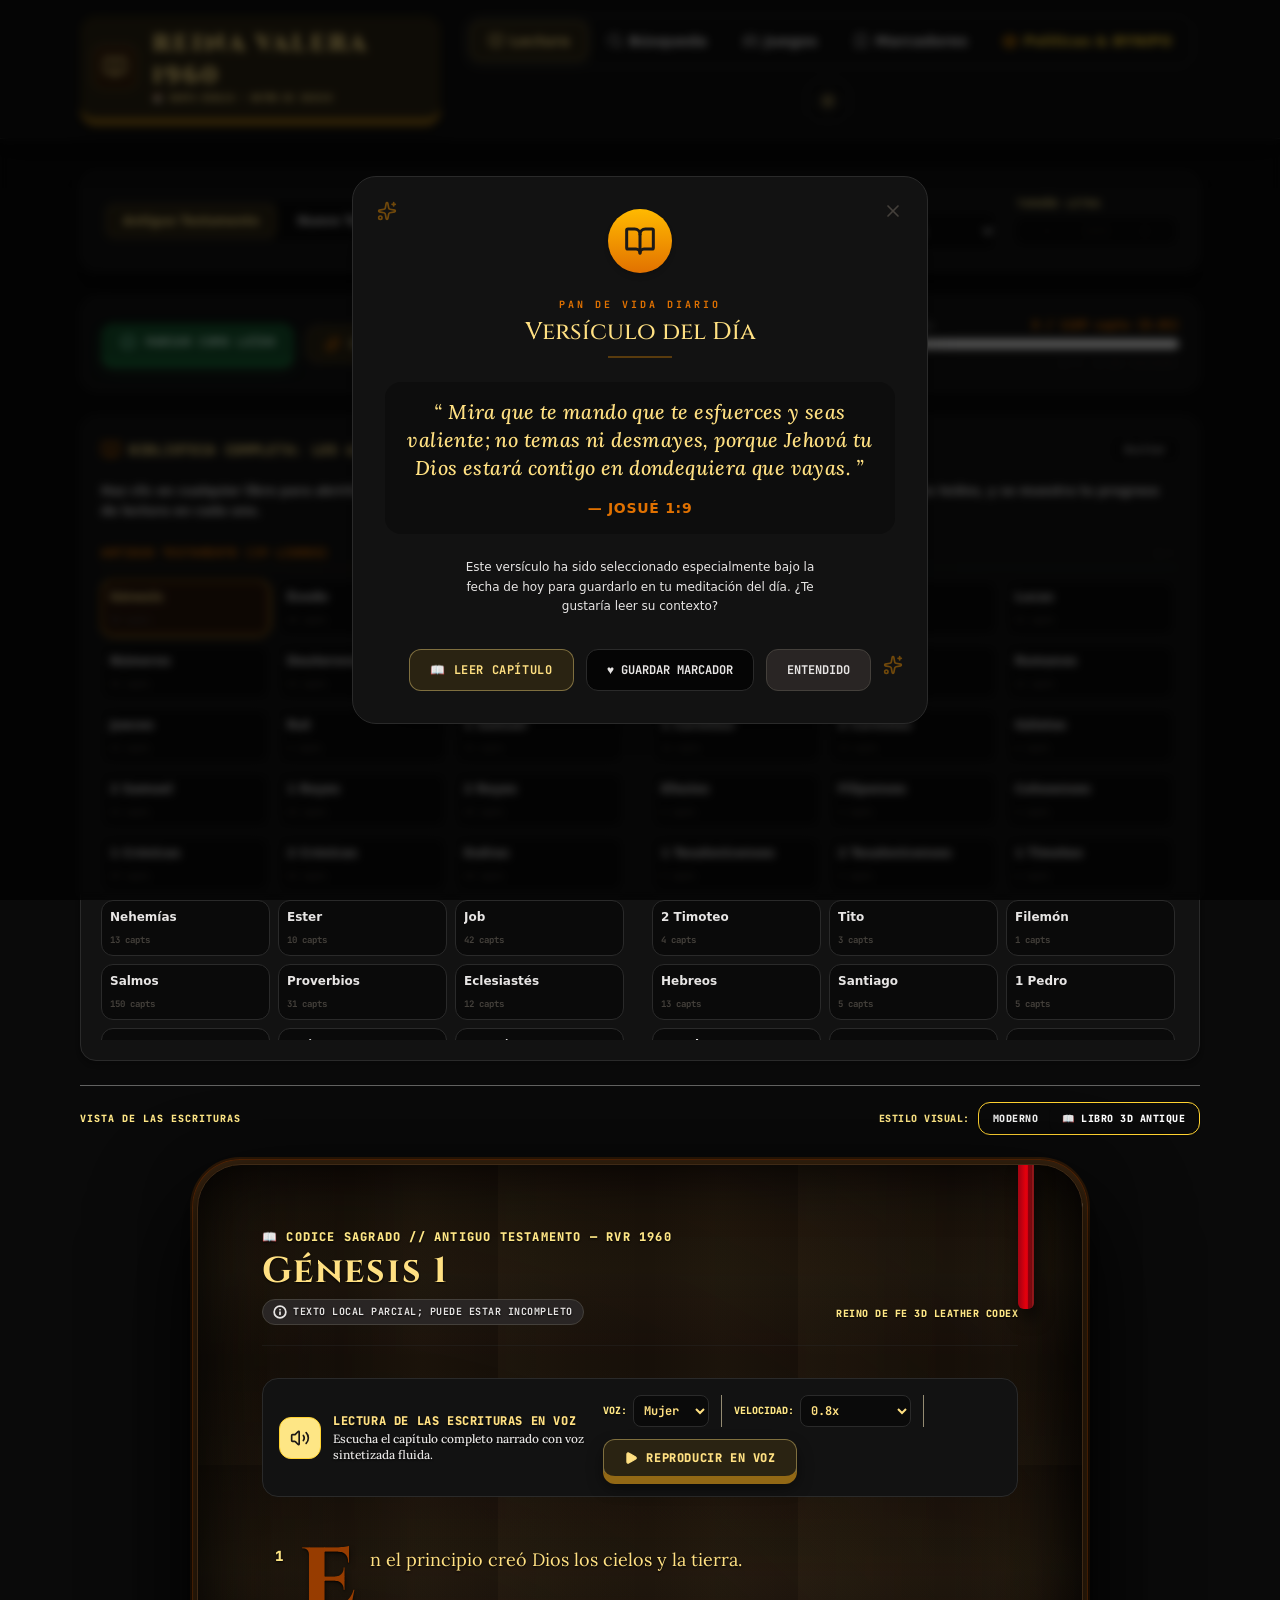
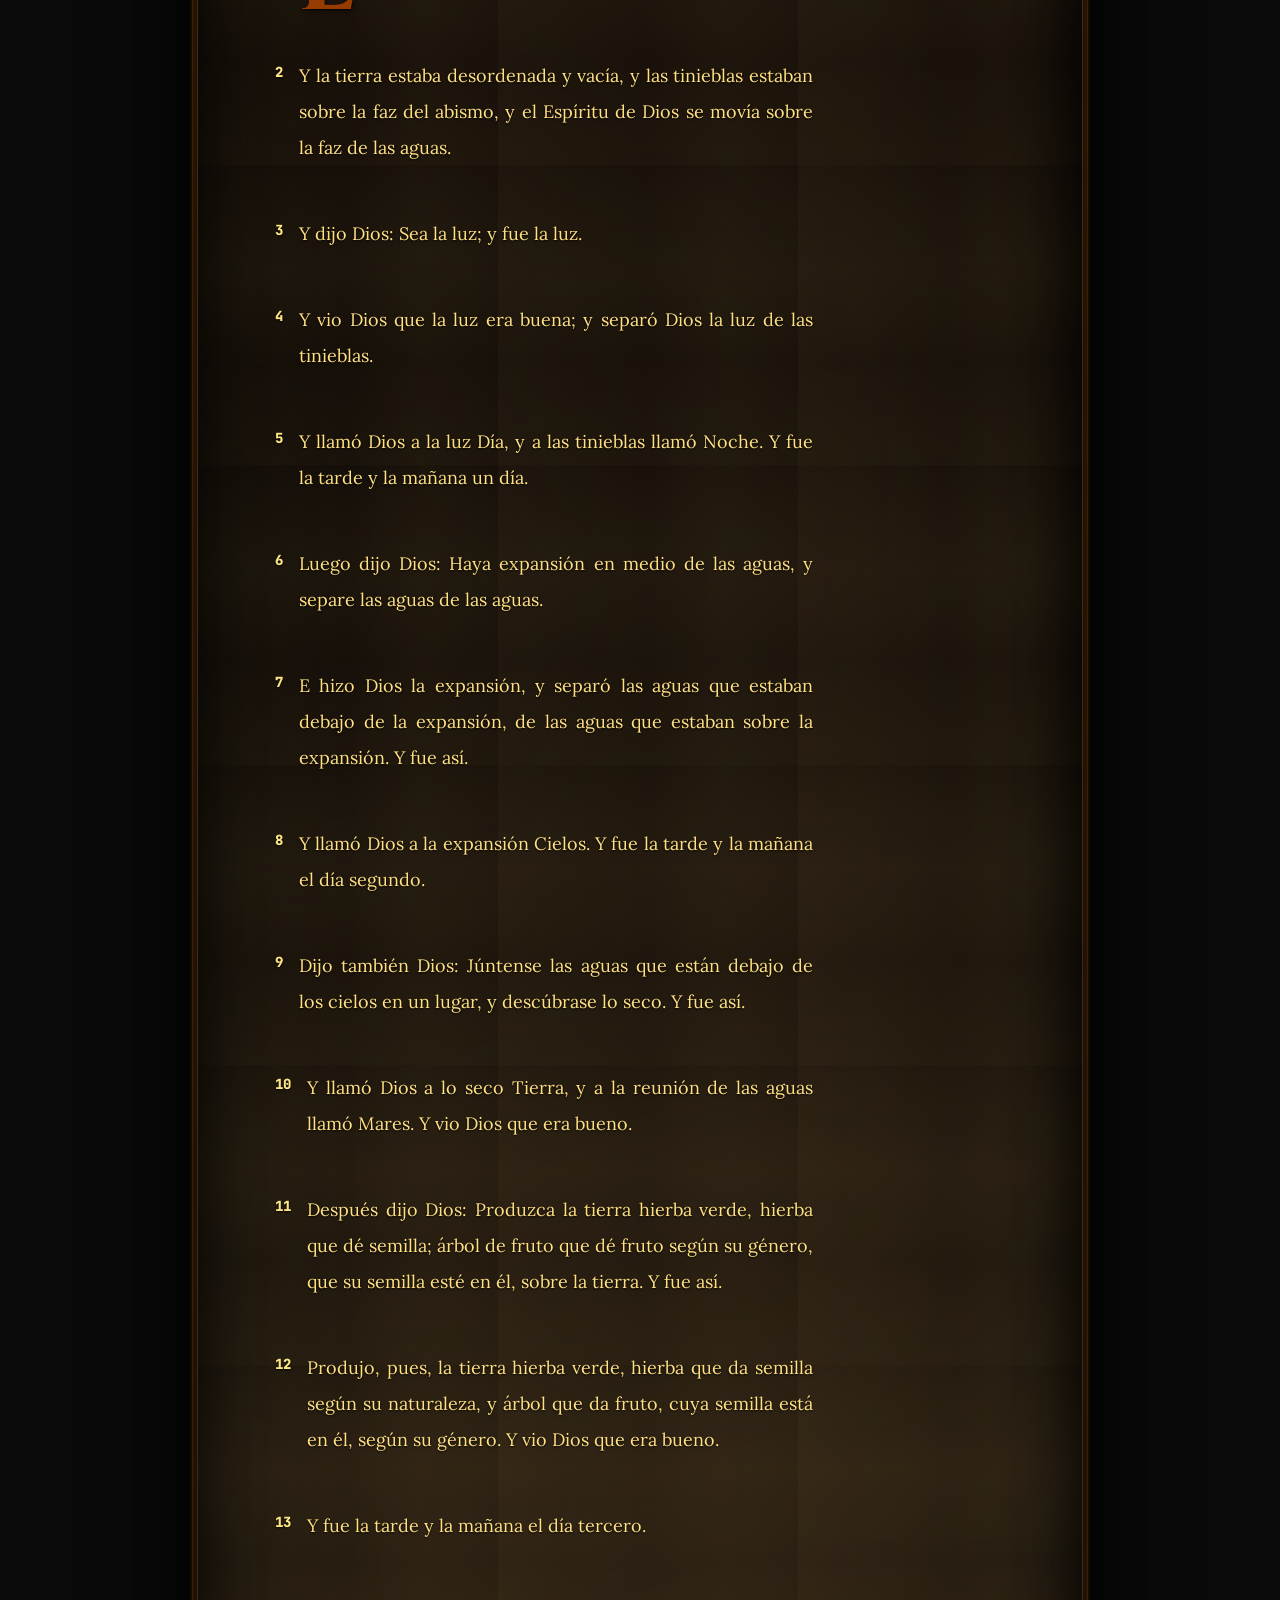
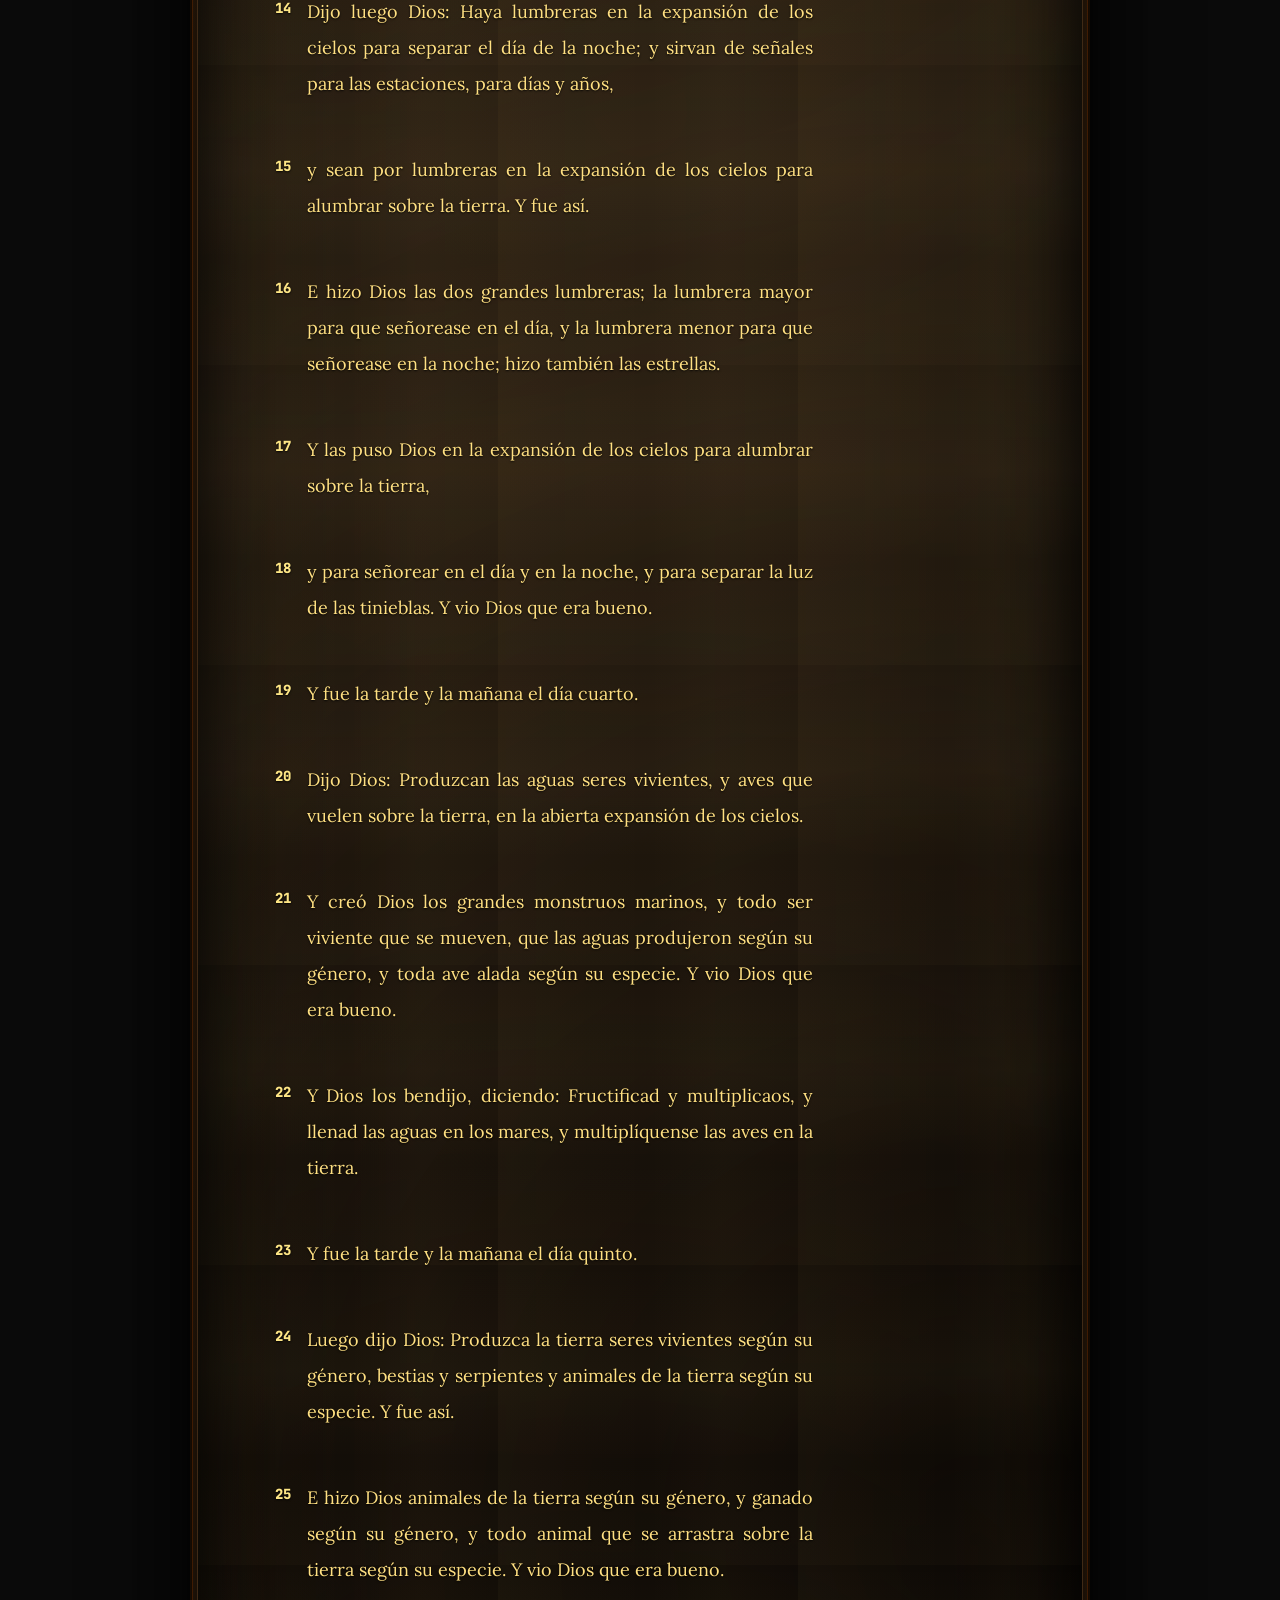
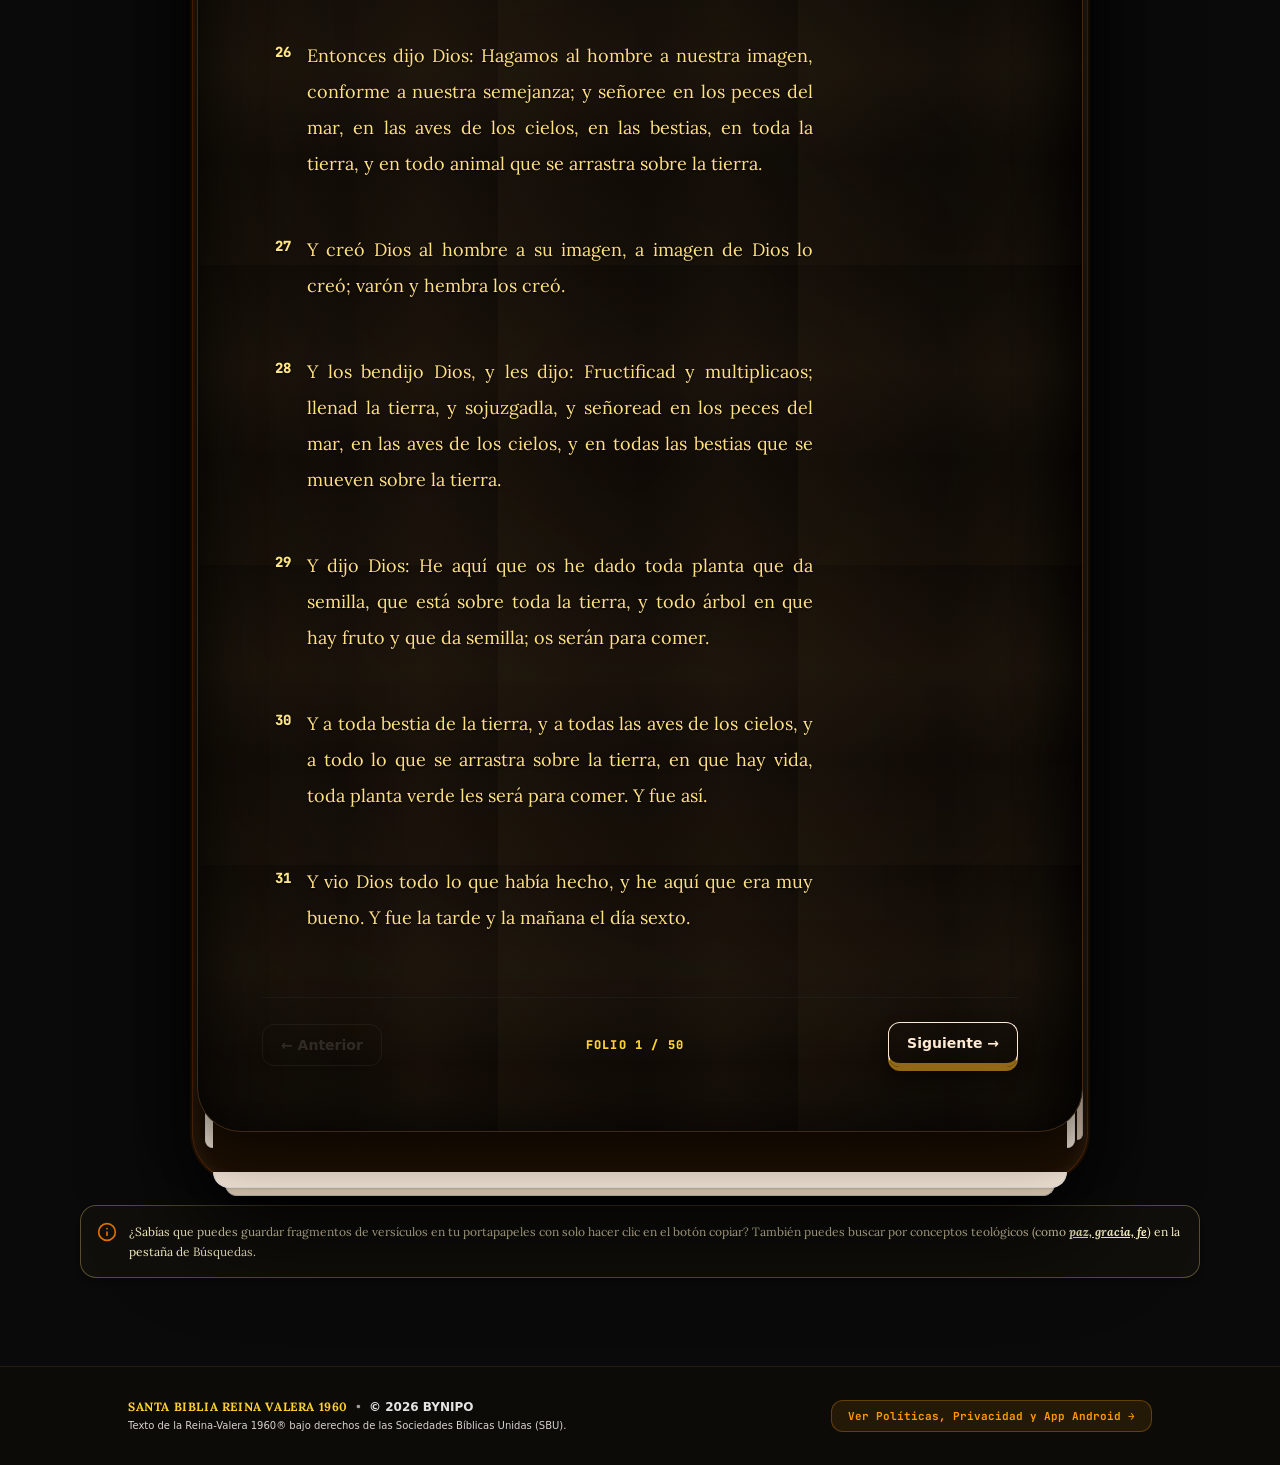
<file: index.html>
<!doctype html>
<html lang="es">
  <head>
    <meta charset="UTF-8" />
    <meta name="viewport" content="width=device-width, initial-scale=1.0, maximum-scale=5.0" />
    <title>Santa Biblia Reina Valera 1960 — BYNIPO</title>
    <meta name="description" content="Santa Biblia Reina Valera 1960 con lectura por voz, búsqueda temática y juegos bíblicos. Desarrollada por BYNIPO." />
    <meta name="author" content="BYNIPO" />
    <meta name="theme-color" content="#b45309" />
    <link rel="icon" type="image/svg+xml" href="./icon.svg" />
    <link rel="apple-touch-icon" href="./icon.svg" />
    <link rel="manifest" href="./manifest.json" />
    <meta name="apple-mobile-web-app-capable" content="yes" />
    <meta name="apple-mobile-web-app-status-bar-style" content="black-translucent" />
    <meta name="apple-mobile-web-app-title" content="Biblia BYNIPO" />
    <meta property="og:type" content="website" />
    <meta property="og:site_name" content="Santa Biblia Reina Valera 1960 — BYNIPO" />
    <meta property="og:title" content="Santa Biblia Reina Valera 1960 — BYNIPO" />
    <meta property="og:description" content="Lectura bíblica por voz, búsqueda temática y juegos bíblicos." />
    <meta property="og:image" content="./icon.svg" />
    <script>
    /* Only runs inside the BYNIPO Android WebView. On ordinary browsers the
       browser's original speechSynthesis implementation remains untouched. */
    (function () {
      if (!window.AndroidTTS || typeof window.AndroidTTS.speak !== 'function') return;
      var nativeSpeech = window.AndroidTTS;
      var browserSpeech = window.speechSynthesis;
      var tokenCounter = 0;
      var activeUtterance = null;
      var lastUtterance = null;
      var activeToken = null;
      var pauseTimer = null;
      var shim = {
        speaking: false, pending: false, paused: false,
        getVoices: function () { try { return browserSpeech ? browserSpeech.getVoices() : []; } catch (_) { return []; } },
        cancel: function () {
          if (pauseTimer) clearTimeout(pauseTimer);
          pauseTimer = null; activeToken = null; activeUtterance = null;
          this.speaking = false; this.pending = false; this.paused = false;
          try { nativeSpeech.stop(); } catch (_) {}
        },
        pause: function () {
          if (!activeUtterance || this.paused) return;
          this.paused = true;
          var tokenAtPause = activeToken;
          if (pauseTimer) clearTimeout(pauseTimer);
          // The original app uses an immediate pause/resume keepalive. Delay the
          // stop briefly so that keepalive pairs do not interrupt the narration.
          pauseTimer = setTimeout(function () {
            if (shim.paused && activeToken === tokenAtPause) {
              try { nativeSpeech.stop(); } catch (_) {}
              shim.speaking = false;
            }
            pauseTimer = null;
          }, 350);
        },
        resume: function () {
          if (!this.paused) return;
          this.paused = false;
          if (pauseTimer) clearTimeout(pauseTimer);
          pauseTimer = null;
          if (!this.speaking && lastUtterance) this.speak(lastUtterance);
        },
        speak: function (utterance) {
          if (!utterance || !utterance.text) return;
          if (pauseTimer) clearTimeout(pauseTimer);
          pauseTimer = null;
          this.paused = false;
          activeUtterance = utterance;
          lastUtterance = utterance;
          activeToken = String(++tokenCounter);
          this.speaking = true; this.pending = false;
          var voiceName = utterance.voice && utterance.voice.name ? utterance.voice.name.toLowerCase() : '';
          var gender = /male|hombre|mascul|jorge|pablo|diego|carlos|luis/.test(voiceName) && !/female|femen/.test(voiceName) ? 'male' : 'female';
          try {
            nativeSpeech.speak(String(utterance.text), activeToken, Number(utterance.rate || 1), gender);
          } catch (_) {
            this.speaking = false;
            if (typeof utterance.onerror === 'function') utterance.onerror({ error: 'synthesis-failed' });
          }
        }
      };
      try { Object.defineProperty(window, 'speechSynthesis', { configurable: true, value: shim }); }
      catch (_) { try { window.speechSynthesis = shim; } catch (_) {} }
      function activeFor(token) { return activeToken !== null && String(token) === activeToken && activeUtterance; }
      window.onBibleNativeTtsStart = function (token) {
        var utterance = activeFor(token);
        if (!utterance) return;
        shim.speaking = true;
        if (typeof utterance.onstart === 'function') utterance.onstart();
      };
      window.onBibleNativeTtsDone = function (token) {
        var utterance = activeFor(token);
        if (!utterance) return;
        shim.speaking = false; shim.pending = false;
        if (shim.paused) return;
        activeToken = null; activeUtterance = null;
        if (typeof utterance.onend === 'function') utterance.onend();
      };
      window.onBibleNativeTtsError = function (token) {
        var utterance = activeFor(token);
        if (!utterance) return;
        shim.speaking = false; shim.pending = false; activeToken = null; activeUtterance = null;
        if (typeof utterance.onerror === 'function') utterance.onerror({ error: 'synthesis-failed' });
      };
    })();
    </script>
    <script src="./speech-tts-fix.js"></script>
    <script>
    // Truthful fallback for the precompiled preview: if a chapter could not be
    // retrieved, show an explicit message instead of leaving a confusing blank area.
    (function () {
      var audioFirstSeenAt = null;
      function checkChapterAvailability() {
        var audio = document.getElementById('chapter_audio_player');
        var notice = document.getElementById('chapter-load-failure-notice');
        if (!audio) {
          if (notice) notice.remove();
          audioFirstSeenAt = null;
          return;
        }
        if (audioFirstSeenAt === null) audioFirstSeenAt = Date.now();
        if (document.querySelector('[id^="verse-"]')) {
          if (notice) notice.remove();
          return;
        }
        if (notice || Date.now() - audioFirstSeenAt < 7000) return;
        notice = document.createElement('section');
        notice.id = 'chapter-load-failure-notice';
        notice.setAttribute('role', 'alert');
        notice.style.cssText = 'margin:16px 0;padding:20px;border:1px solid #d6a548;border-radius:16px;background:#fff8e6;color:#292017;text-align:center;';
        var title = document.createElement('h3');
        title.textContent = 'Capítulo no disponible';
        title.style.cssText = 'font-size:1.15rem;font-weight:700;margin:0 0 8px;';
        var message = document.createElement('p');
        message.textContent = 'No fue posible cargar el texto desde las fuentes disponibles. Para proteger la exactitud bíblica, no mostraremos versículos inventados. Comprueba tu conexión a Internet e inténtalo de nuevo.';
        message.style.cssText = 'font-size:.9rem;line-height:1.5;margin:0 0 14px;';
        var retry = document.createElement('button');
        retry.type = 'button';
        retry.textContent = 'Reintentar carga';
        retry.style.cssText = 'background:#92400e;color:#fff;padding:10px 16px;border:0;border-radius:10px;font-weight:700;cursor:pointer;';
        retry.addEventListener('click', function () { window.location.reload(); });
        notice.append(title, message, retry);
        audio.insertAdjacentElement('afterend', notice);
      }
      if (document.readyState === 'loading') document.addEventListener('DOMContentLoaded', function () { checkChapterAvailability(); setInterval(checkChapterAvailability, 1000); });
      else { checkChapterAvailability(); setInterval(checkChapterAvailability, 1000); }
    })();
    </script>
    <script type="module" crossorigin src="./assets/index-tts-v2.js"></script>
    <link rel="stylesheet" crossorigin href="./assets/index-CUjaiqmd.css">
  </head>
  <body><div id="root"></div></body>
</html>
</file>
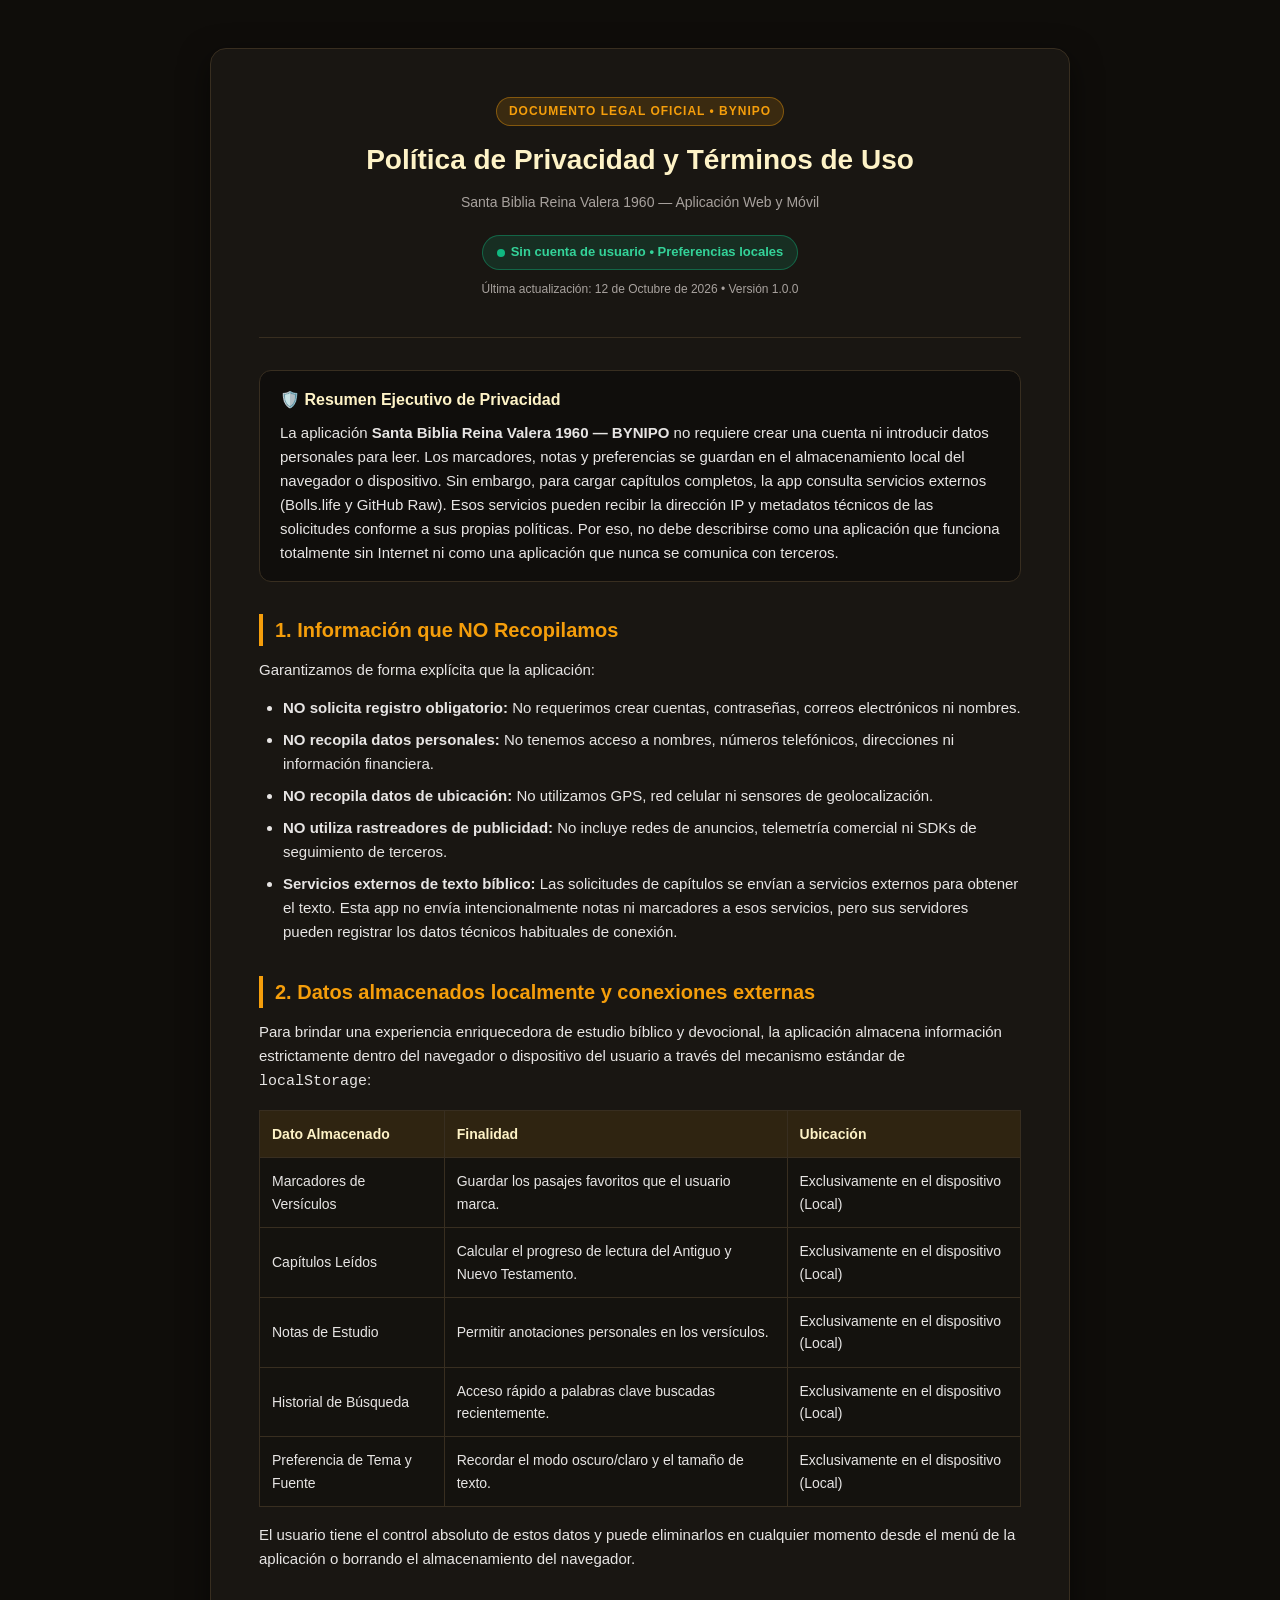
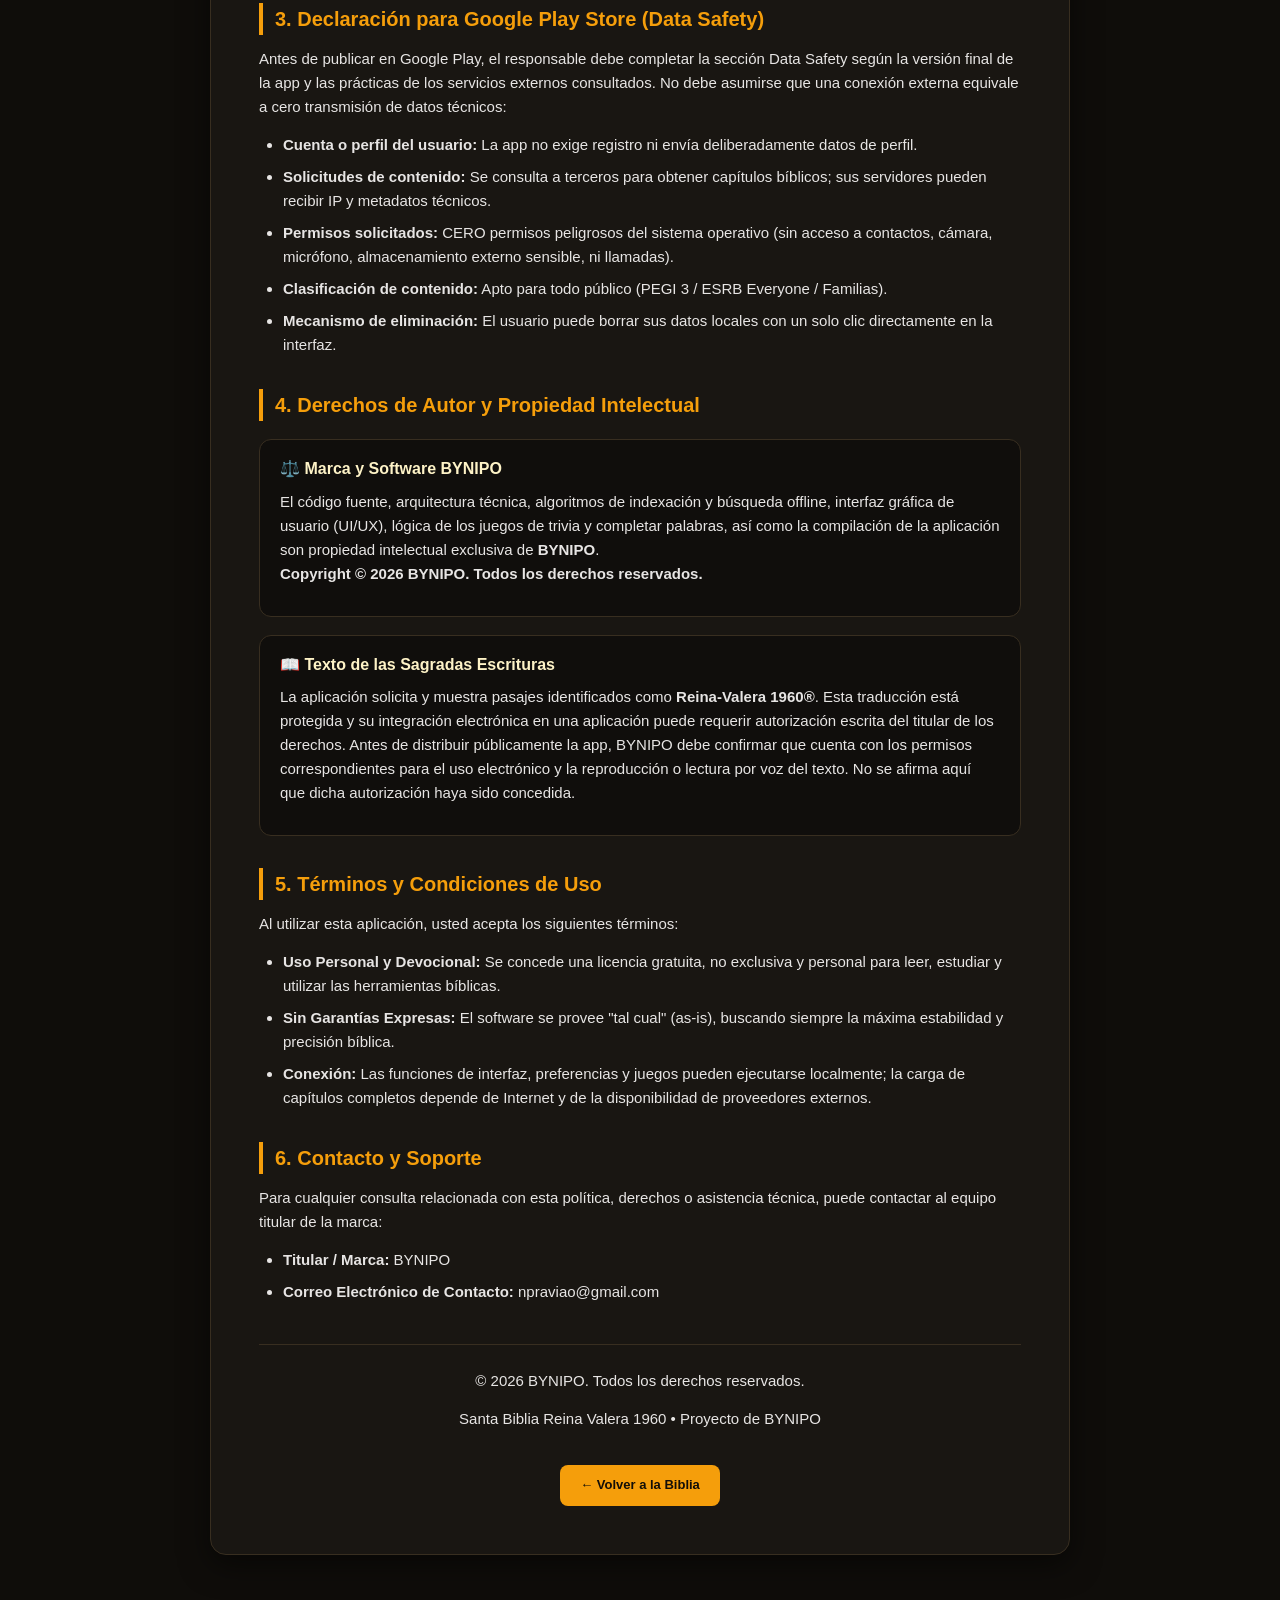
<file: privacy-policy.html>
<!doctype html>
<html lang="es">
<head>
  <meta charset="UTF-8">
  <meta name="viewport" content="width=device-width, initial-scale=1.0">
  <title>Política de Privacidad y Términos — Santa Biblia Reina Valera 1960 (BYNIPO)</title>
  <link rel="icon" type="image/svg+xml" href="/icon.svg">
  <style>
    :root {
      --bg: #0f0d0a;
      --card-bg: #191612;
      --border: #382e20;
      --gold: #f59e0b;
      --gold-light: #fef3c7;
      --text: #e7e5e4;
      --text-muted: #a8a29e;
      --accent: #d97706;
      --green: #10b981;
    }
    * { box-sizing: border-box; margin: 0; padding: 0; }
    body {
      font-family: -apple-system, BlinkMacSystemFont, "Segoe UI", Roboto, Helvetica, Arial, sans-serif;
      background-color: var(--bg);
      color: var(--text);
      line-height: 1.6;
      padding: 24px 16px;
    }
    .container {
      max-width: 860px;
      margin: 0 auto;
      background: var(--card-bg);
      border: 1px solid var(--border);
      border-radius: 16px;
      padding: 32px 24px;
      box-shadow: 0 10px 30px rgba(0,0,0,0.5);
    }
    @media (min-width: 640px) {
      body { padding: 48px 24px; }
      .container { padding: 48px; }
    }
    header {
      border-bottom: 1px solid var(--border);
      padding-bottom: 24px;
      margin-bottom: 32px;
      text-align: center;
    }
    .badge {
      display: inline-block;
      background: rgba(245, 158, 11, 0.15);
      color: var(--gold);
      border: 1px solid rgba(245, 158, 11, 0.4);
      padding: 4px 12px;
      border-radius: 999px;
      font-size: 12px;
      font-weight: 700;
      letter-spacing: 1px;
      text-transform: uppercase;
      margin-bottom: 12px;
    }
    .status-pill {
      display: inline-flex;
      align-items: center;
      gap: 6px;
      background: rgba(16, 185, 129, 0.15);
      color: #34d399;
      border: 1px solid rgba(16, 185, 129, 0.4);
      padding: 6px 14px;
      border-radius: 999px;
      font-size: 13px;
      font-weight: 600;
      margin-top: 8px;
    }
    .status-pill::before {
      content: "";
      width: 8px;
      height: 8px;
      border-radius: 50%;
      background: #10b981;
    }
    h1 {
      font-size: 28px;
      font-weight: 800;
      color: var(--gold-light);
      margin-bottom: 8px;
    }
    .subtitle {
      color: var(--text-muted);
      font-size: 14px;
    }
    h2 {
      font-size: 20px;
      color: var(--gold);
      margin-top: 32px;
      margin-bottom: 12px;
      border-left: 4px solid var(--gold);
      padding-left: 12px;
    }
    p { margin-bottom: 14px; font-size: 15px; color: var(--text); }
    ul { margin: 12px 0 16px 24px; color: var(--text); }
    li { margin-bottom: 8px; font-size: 15px; }
    .box {
      background: rgba(0, 0, 0, 0.35);
      border: 1px solid var(--border);
      border-radius: 12px;
      padding: 16px 20px;
      margin: 18px 0;
    }
    .box-title {
      font-weight: 700;
      color: var(--gold-light);
      margin-bottom: 8px;
      display: flex;
      align-items: center;
      gap: 8px;
    }
    .table-container {
      overflow-x: auto;
      margin: 16px 0;
    }
    table {
      width: 100%;
      border-collapse: collapse;
      text-align: left;
      font-size: 14px;
    }
    th, td {
      padding: 12px;
      border: 1px solid var(--border);
    }
    th {
      background: rgba(245, 158, 11, 0.1);
      color: var(--gold-light);
    }
    td {
      background: rgba(0, 0, 0, 0.2);
    }
    footer {
      margin-top: 40px;
      padding-top: 24px;
      border-top: 1px solid var(--border);
      text-align: center;
      font-size: 13px;
      color: var(--text-muted);
    }
    .btn-back {
      display: inline-block;
      background: var(--gold);
      color: #120e08;
      font-weight: 700;
      padding: 10px 20px;
      border-radius: 8px;
      text-decoration: none;
      margin-top: 20px;
      transition: opacity 0.2s;
    }
    .btn-back:hover { opacity: 0.9; }
  </style>
</head>
<body>
  <div class="container">
    <header>
      <div class="badge">Documento Legal Oficial • BYNIPO</div>
      <h1>Política de Privacidad y Términos de Uso</h1>
      <p class="subtitle">Santa Biblia Reina Valera 1960 — Aplicación Web y Móvil</p>
      <div>
        <span class="status-pill">Sin cuenta de usuario • Preferencias locales</span>
      </div>
      <p style="margin-top: 10px; font-size: 12px; color: var(--text-muted);">
        Última actualización: 12 de Octubre de 2026 • Versión 1.0.0
      </p>
    </header>

    <div class="box">
      <div class="box-title">🛡️ Resumen Ejecutivo de Privacidad</div>
      <p style="margin-bottom: 0;">
        La aplicación <strong>Santa Biblia Reina Valera 1960 — BYNIPO</strong> no requiere crear una cuenta ni introducir datos personales para leer. Los marcadores, notas y preferencias se guardan en el almacenamiento local del navegador o dispositivo. Sin embargo, para cargar capítulos completos, la app consulta servicios externos (Bolls.life y GitHub Raw). Esos servicios pueden recibir la dirección IP y metadatos técnicos de las solicitudes conforme a sus propias políticas. Por eso, no debe describirse como una aplicación que funciona totalmente sin Internet ni como una aplicación que nunca se comunica con terceros.
      </p>
    </div>

    <h2>1. Información que NO Recopilamos</h2>
    <p>Garantizamos de forma explícita que la aplicación:</p>
    <ul>
      <li><strong>NO solicita registro obligatorio:</strong> No requerimos crear cuentas, contraseñas, correos electrónicos ni nombres.</li>
      <li><strong>NO recopila datos personales:</strong> No tenemos acceso a nombres, números telefónicos, direcciones ni información financiera.</li>
      <li><strong>NO recopila datos de ubicación:</strong> No utilizamos GPS, red celular ni sensores de geolocalización.</li>
      <li><strong>NO utiliza rastreadores de publicidad:</strong> No incluye redes de anuncios, telemetría comercial ni SDKs de seguimiento de terceros.</li>
      <li><strong>Servicios externos de texto bíblico:</strong> Las solicitudes de capítulos se envían a servicios externos para obtener el texto. Esta app no envía intencionalmente notas ni marcadores a esos servicios, pero sus servidores pueden registrar los datos técnicos habituales de conexión.</li>
    </ul>

    <h2>2. Datos almacenados localmente y conexiones externas</h2>
    <p>
      Para brindar una experiencia enriquecedora de estudio bíblico y devocional, la aplicación almacena información estrictamente dentro del navegador o dispositivo del usuario a través del mecanismo estándar de <code>localStorage</code>:
    </p>
    <div class="table-container">
      <table>
        <thead>
          <tr>
            <th>Dato Almacenado</th>
            <th>Finalidad</th>
            <th>Ubicación</th>
          </tr>
        </thead>
        <tbody>
          <tr>
            <td>Marcadores de Versículos</td>
            <td>Guardar los pasajes favoritos que el usuario marca.</td>
            <td>Exclusivamente en el dispositivo (Local)</td>
          </tr>
          <tr>
            <td>Capítulos Leídos</td>
            <td>Calcular el progreso de lectura del Antiguo y Nuevo Testamento.</td>
            <td>Exclusivamente en el dispositivo (Local)</td>
          </tr>
          <tr>
            <td>Notas de Estudio</td>
            <td>Permitir anotaciones personales en los versículos.</td>
            <td>Exclusivamente en el dispositivo (Local)</td>
          </tr>
          <tr>
            <td>Historial de Búsqueda</td>
            <td>Acceso rápido a palabras clave buscadas recientemente.</td>
            <td>Exclusivamente en el dispositivo (Local)</td>
          </tr>
          <tr>
            <td>Preferencia de Tema y Fuente</td>
            <td>Recordar el modo oscuro/claro y el tamaño de texto.</td>
            <td>Exclusivamente en el dispositivo (Local)</td>
          </tr>
        </tbody>
      </table>
    </div>
    <p>
      El usuario tiene el control absoluto de estos datos y puede eliminarlos en cualquier momento desde el menú de la aplicación o borrando el almacenamiento del navegador.
    </p>

    <h2>3. Declaración para Google Play Store (Data Safety)</h2>
    <p>
      Antes de publicar en Google Play, el responsable debe completar la sección Data Safety según la versión final de la app y las prácticas de los servicios externos consultados. No debe asumirse que una conexión externa equivale a cero transmisión de datos técnicos:
    </p>
    <ul>
      <li><strong>Cuenta o perfil del usuario:</strong> La app no exige registro ni envía deliberadamente datos de perfil.</li>
      <li><strong>Solicitudes de contenido:</strong> Se consulta a terceros para obtener capítulos bíblicos; sus servidores pueden recibir IP y metadatos técnicos.</li>
      <li><strong>Permisos solicitados:</strong> CERO permisos peligrosos del sistema operativo (sin acceso a contactos, cámara, micrófono, almacenamiento externo sensible, ni llamadas).</li>
      <li><strong>Clasificación de contenido:</strong> Apto para todo público (PEGI 3 / ESRB Everyone / Familias).</li>
      <li><strong>Mecanismo de eliminación:</strong> El usuario puede borrar sus datos locales con un solo clic directamente en la interfaz.</li>
    </ul>

    <h2>4. Derechos de Autor y Propiedad Intelectual</h2>
    <div class="box">
      <div class="box-title">⚖️ Marca y Software BYNIPO</div>
      <p>
        El código fuente, arquitectura técnica, algoritmos de indexación y búsqueda offline, interfaz gráfica de usuario (UI/UX), lógica de los juegos de trivia y completar palabras, así como la compilación de la aplicación son propiedad intelectual exclusiva de <strong>BYNIPO</strong>.<br>
        <strong>Copyright © 2026 BYNIPO. Todos los derechos reservados.</strong>
      </p>
    </div>

    <div class="box">
      <div class="box-title">📖 Texto de las Sagradas Escrituras</div>
      <p>
        La aplicación solicita y muestra pasajes identificados como <strong>Reina-Valera 1960®</strong>. Esta traducción está protegida y su integración electrónica en una aplicación puede requerir autorización escrita del titular de los derechos. Antes de distribuir públicamente la app, BYNIPO debe confirmar que cuenta con los permisos correspondientes para el uso electrónico y la reproducción o lectura por voz del texto. No se afirma aquí que dicha autorización haya sido concedida.
      </p>
    </div>

    <h2>5. Términos y Condiciones de Uso</h2>
    <p>
      Al utilizar esta aplicación, usted acepta los siguientes términos:
    </p>
    <ul>
      <li><strong>Uso Personal y Devocional:</strong> Se concede una licencia gratuita, no exclusiva y personal para leer, estudiar y utilizar las herramientas bíblicas.</li>
      <li><strong>Sin Garantías Expresas:</strong> El software se provee "tal cual" (as-is), buscando siempre la máxima estabilidad y precisión bíblica.</li>
      <li><strong>Conexión:</strong> Las funciones de interfaz, preferencias y juegos pueden ejecutarse localmente; la carga de capítulos completos depende de Internet y de la disponibilidad de proveedores externos.</li>
    </ul>

    <h2>6. Contacto y Soporte</h2>
    <p>
      Para cualquier consulta relacionada con esta política, derechos o asistencia técnica, puede contactar al equipo titular de la marca:
    </p>
    <ul>
      <li><strong>Titular / Marca:</strong> BYNIPO</li>
      <li><strong>Correo Electrónico de Contacto:</strong> npraviao@gmail.com</li>
    </ul>

    <footer>
      <p>© 2026 BYNIPO. Todos los derechos reservados.</p>
      <p>Santa Biblia Reina Valera 1960 • Proyecto de BYNIPO</p>
      <a href="./index.html" class="btn-back">← Volver a la Biblia</a>
    </footer>
  </div>
</body>
</html>
</file>
<file: assets/index-CUjaiqmd.css>
@import"https://fonts.googleapis.com/css2?family=Cinzel:wght@500;600;700;800&family=Lora:ital,wght@0,400;0,500;0,600;0,700;1,400;1,500&family=JetBrains+Mono:wght@400;700&display=swap";/*! tailwindcss v4.3.0 | MIT License | https://tailwindcss.com */@layer properties{@supports (((-webkit-hyphens:none)) and (not (margin-trim:inline))) or ((-moz-orient:inline) and (not (color:rgb(from red r g b)))){*,:before,:after,::backdrop{--tw-translate-x:0;--tw-translate-y:0;--tw-translate-z:0;--tw-scale-x:1;--tw-scale-y:1;--tw-scale-z:1;--tw-rotate-x:initial;--tw-rotate-y:initial;--tw-rotate-z:initial;--tw-skew-x:initial;--tw-skew-y:initial;--tw-space-y-reverse:0;--tw-divide-y-reverse:0;--tw-border-style:solid;--tw-gradient-position:initial;--tw-gradient-from:#0000;--tw-gradient-via:#0000;--tw-gradient-to:#0000;--tw-gradient-stops:initial;--tw-gradient-via-stops:initial;--tw-gradient-from-position:0%;--tw-gradient-via-position:50%;--tw-gradient-to-position:100%;--tw-leading:initial;--tw-font-weight:initial;--tw-tracking:initial;--tw-shadow:0 0 #0000;--tw-shadow-color:initial;--tw-shadow-alpha:100%;--tw-inset-shadow:0 0 #0000;--tw-inset-shadow-color:initial;--tw-inset-shadow-alpha:100%;--tw-ring-color:initial;--tw-ring-shadow:0 0 #0000;--tw-inset-ring-color:initial;--tw-inset-ring-shadow:0 0 #0000;--tw-ring-inset:initial;--tw-ring-offset-width:0px;--tw-ring-offset-color:#fff;--tw-ring-offset-shadow:0 0 #0000;--tw-blur:initial;--tw-brightness:initial;--tw-contrast:initial;--tw-grayscale:initial;--tw-hue-rotate:initial;--tw-invert:initial;--tw-opacity:initial;--tw-saturate:initial;--tw-sepia:initial;--tw-drop-shadow:initial;--tw-drop-shadow-color:initial;--tw-drop-shadow-alpha:100%;--tw-drop-shadow-size:initial;--tw-backdrop-blur:initial;--tw-backdrop-brightness:initial;--tw-backdrop-contrast:initial;--tw-backdrop-grayscale:initial;--tw-backdrop-hue-rotate:initial;--tw-backdrop-invert:initial;--tw-backdrop-opacity:initial;--tw-backdrop-saturate:initial;--tw-backdrop-sepia:initial;--tw-duration:initial;--tw-ease:initial}}}@layer theme{:root,:host{--font-sans:"Inter", system-ui, sans-serif;--font-serif:"Lora", Georgia, serif;--font-mono:"JetBrains Mono", monospace;--color-red-50:oklch(97.1% .013 17.38);--color-red-100:oklch(93.6% .032 17.717);--color-red-200:oklch(88.5% .062 18.334);--color-red-300:oklch(80.8% .114 19.571);--color-red-400:oklch(70.4% .191 22.216);--color-red-500:oklch(63.7% .237 25.331);--color-red-600:oklch(57.7% .245 27.325);--color-red-700:oklch(50.5% .213 27.518);--color-red-800:oklch(44.4% .177 26.899);--color-red-900:oklch(39.6% .141 25.723);--color-red-950:oklch(25.8% .092 26.042);--color-orange-50:oklch(98% .016 73.684);--color-orange-100:oklch(95.4% .038 75.164);--color-orange-500:oklch(70.5% .213 47.604);--color-orange-600:oklch(64.6% .222 41.116);--color-orange-700:oklch(55.3% .195 38.402);--color-amber-50:oklch(98.7% .022 95.277);--color-amber-100:oklch(96.2% .059 95.617);--color-amber-200:oklch(92.4% .12 95.746);--color-amber-300:oklch(87.9% .169 91.605);--color-amber-400:oklch(82.8% .189 84.429);--color-amber-500:oklch(76.9% .188 70.08);--color-amber-600:oklch(66.6% .179 58.318);--color-amber-700:oklch(55.5% .163 48.998);--color-amber-800:oklch(47.3% .137 46.201);--color-amber-900:oklch(41.4% .112 45.904);--color-amber-950:oklch(27.9% .077 45.635);--color-yellow-950:oklch(28.6% .066 53.813);--color-green-50:oklch(98.2% .018 155.826);--color-green-100:oklch(96.2% .044 156.743);--color-green-300:oklch(87.1% .15 154.449);--color-green-400:oklch(79.2% .209 151.711);--color-green-500:oklch(72.3% .219 149.579);--color-green-600:oklch(62.7% .194 149.214);--color-green-700:oklch(52.7% .154 150.069);--color-green-800:oklch(44.8% .119 151.328);--color-green-950:oklch(26.6% .065 152.934);--color-emerald-50:oklch(97.9% .021 166.113);--color-emerald-100:oklch(95% .052 163.051);--color-emerald-200:oklch(90.5% .093 164.15);--color-emerald-300:oklch(84.5% .143 164.978);--color-emerald-400:oklch(76.5% .177 163.223);--color-emerald-500:oklch(69.6% .17 162.48);--color-emerald-600:oklch(59.6% .145 163.225);--color-emerald-700:oklch(50.8% .118 165.612);--color-emerald-800:oklch(43.2% .095 166.913);--color-emerald-900:oklch(37.8% .077 168.94);--color-emerald-950:oklch(26.2% .051 172.552);--color-rose-300:oklch(81% .117 11.638);--color-rose-400:oklch(71.2% .194 13.428);--color-rose-500:oklch(64.5% .246 16.439);--color-rose-900:oklch(41% .159 10.272);--color-rose-950:oklch(27.1% .105 12.094);--color-slate-900:oklch(20.8% .042 265.755);--color-stone-50:oklch(98.5% .001 106.423);--color-stone-100:oklch(97% .001 106.424);--color-stone-200:oklch(92.3% .003 48.717);--color-stone-300:oklch(86.9% .005 56.366);--color-stone-400:oklch(70.9% .01 56.259);--color-stone-500:oklch(55.3% .013 58.071);--color-stone-600:oklch(44.4% .011 73.639);--color-stone-700:oklch(37.4% .01 67.558);--color-stone-800:oklch(26.8% .007 34.298);--color-stone-900:oklch(21.6% .006 56.043);--color-stone-950:oklch(14.7% .004 49.25);--color-black:#000;--color-white:#fff;--spacing:.25rem;--container-xs:20rem;--container-sm:24rem;--container-md:28rem;--container-lg:32rem;--container-xl:36rem;--container-2xl:42rem;--container-3xl:48rem;--container-4xl:56rem;--container-5xl:64rem;--container-6xl:72rem;--text-xs:.75rem;--text-xs--line-height:calc(1 / .75);--text-sm:.875rem;--text-sm--line-height:calc(1.25 / .875);--text-base:1rem;--text-base--line-height: 1.5 ;--text-lg:1.125rem;--text-lg--line-height:calc(1.75 / 1.125);--text-xl:1.25rem;--text-xl--line-height:calc(1.75 / 1.25);--text-2xl:1.5rem;--text-2xl--line-height:calc(2 / 1.5);--text-3xl:1.875rem;--text-3xl--line-height: 1.2 ;--text-4xl:2.25rem;--text-4xl--line-height:calc(2.5 / 2.25);--text-5xl:3rem;--text-5xl--line-height:1;--text-6xl:3.75rem;--text-6xl--line-height:1;--font-weight-medium:500;--font-weight-semibold:600;--font-weight-bold:700;--font-weight-extrabold:800;--font-weight-black:900;--tracking-tight:-.025em;--tracking-normal:0em;--tracking-wide:.025em;--tracking-wider:.05em;--tracking-widest:.1em;--leading-tight:1.25;--leading-relaxed:1.625;--radius-sm:.25rem;--radius-md:.375rem;--radius-lg:.5rem;--radius-xl:.75rem;--radius-2xl:1rem;--radius-3xl:1.5rem;--ease-in:cubic-bezier(.4, 0, 1, 1);--ease-out:cubic-bezier(0, 0, .2, 1);--ease-in-out:cubic-bezier(.4, 0, .2, 1);--animate-ping:ping 1s cubic-bezier(0, 0, .2, 1) infinite;--animate-pulse:pulse 2s cubic-bezier(.4, 0, .6, 1) infinite;--animate-bounce:bounce 1s infinite;--blur-xs:4px;--blur-sm:8px;--blur-md:12px;--blur-lg:16px;--default-transition-duration:.15s;--default-transition-timing-function:cubic-bezier(.4, 0, .2, 1);--default-font-family:var(--font-sans);--default-mono-font-family:var(--font-mono);--font-display:"Cinzel", serif;--color-gold-light:#ffe082;--color-gold-dark:#2a2312;--color-dark-bg:#0a0a0a;--color-dark-panel:#121212;--color-dark-sidebar:#0f0f0f;--color-dark-content:#050505;--color-dark-border:#2a2a2a}}@layer base{*,:after,:before,::backdrop{box-sizing:border-box;border:0 solid;margin:0;padding:0}::file-selector-button{box-sizing:border-box;border:0 solid;margin:0;padding:0}html,:host{-webkit-text-size-adjust:100%;-moz-tab-size:4;tab-size:4;line-height:1.5;font-family:var(--default-font-family,ui-sans-serif, system-ui, sans-serif, "Apple Color Emoji", "Segoe UI Emoji", "Segoe UI Symbol", "Noto Color Emoji");font-feature-settings:var(--default-font-feature-settings,normal);font-variation-settings:var(--default-font-variation-settings,normal);-webkit-tap-highlight-color:transparent}hr{height:0;color:inherit;border-top-width:1px}abbr:where([title]){-webkit-text-decoration:underline dotted;text-decoration:underline dotted}h1,h2,h3,h4,h5,h6{font-size:inherit;font-weight:inherit}a{color:inherit;-webkit-text-decoration:inherit;text-decoration:inherit}b,strong{font-weight:bolder}code,kbd,samp,pre{font-family:var(--default-mono-font-family,ui-monospace, SFMono-Regular, Menlo, Monaco, Consolas, "Liberation Mono", "Courier New", monospace);font-feature-settings:var(--default-mono-font-feature-settings,normal);font-variation-settings:var(--default-mono-font-variation-settings,normal);font-size:1em}small{font-size:80%}sub,sup{vertical-align:baseline;font-size:75%;line-height:0;position:relative}sub{bottom:-.25em}sup{top:-.5em}table{text-indent:0;border-color:inherit;border-collapse:collapse}:-moz-focusring{outline:auto}progress{vertical-align:baseline}summary{display:list-item}ol,ul,menu{list-style:none}img,svg,video,canvas,audio,iframe,embed,object{vertical-align:middle;display:block}img,video{max-width:100%;height:auto}button,input,select,optgroup,textarea{font:inherit;font-feature-settings:inherit;font-variation-settings:inherit;letter-spacing:inherit;color:inherit;opacity:1;background-color:#0000;border-radius:0}::file-selector-button{font:inherit;font-feature-settings:inherit;font-variation-settings:inherit;letter-spacing:inherit;color:inherit;opacity:1;background-color:#0000;border-radius:0}:where(select:is([multiple],[size])) optgroup{font-weight:bolder}:where(select:is([multiple],[size])) optgroup option{padding-inline-start:20px}::file-selector-button{margin-inline-end:4px}::placeholder{opacity:1}@supports (not ((-webkit-appearance:-apple-pay-button))) or (contain-intrinsic-size:1px){::placeholder{color:currentColor}@supports (color:color-mix(in lab,red,red)){::placeholder{color:color-mix(in oklab,currentcolor 50%,transparent)}}}textarea{resize:vertical}::-webkit-search-decoration{-webkit-appearance:none}::-webkit-date-and-time-value{min-height:1lh;text-align:inherit}::-webkit-datetime-edit{display:inline-flex}::-webkit-datetime-edit-fields-wrapper{padding:0}::-webkit-datetime-edit{padding-block:0}::-webkit-datetime-edit-year-field{padding-block:0}::-webkit-datetime-edit-month-field{padding-block:0}::-webkit-datetime-edit-day-field{padding-block:0}::-webkit-datetime-edit-hour-field{padding-block:0}::-webkit-datetime-edit-minute-field{padding-block:0}::-webkit-datetime-edit-second-field{padding-block:0}::-webkit-datetime-edit-millisecond-field{padding-block:0}::-webkit-datetime-edit-meridiem-field{padding-block:0}::-webkit-calendar-picker-indicator{line-height:1}:-moz-ui-invalid{box-shadow:none}button,input:where([type=button],[type=reset],[type=submit]){-webkit-appearance:button;-moz-appearance:button;appearance:button}::file-selector-button{-webkit-appearance:button;-moz-appearance:button;appearance:button}::-webkit-inner-spin-button{height:auto}::-webkit-outer-spin-button{height:auto}[hidden]:where(:not([hidden=until-found])){display:none!important}}@layer components;@layer utilities{.pointer-events-none{pointer-events:none}.visible{visibility:visible}.absolute{position:absolute}.fixed{position:fixed}.relative{position:relative}.static{position:static}.sticky{position:sticky}.inset-0{inset:calc(var(--spacing) * 0)}.inset-1{inset:calc(var(--spacing) * 1)}.inset-1\.5{inset:calc(var(--spacing) * 1.5)}.inset-x-5{inset-inline:calc(var(--spacing) * 5)}.inset-x-8{inset-inline:calc(var(--spacing) * 8)}.top-0{top:calc(var(--spacing) * 0)}.top-0\.75{top:calc(var(--spacing) * .75)}.top-1{top:calc(var(--spacing) * 1)}.top-1\.5{top:calc(var(--spacing) * 1.5)}.top-1\/2{top:50%}.top-4{top:calc(var(--spacing) * 4)}.top-6{top:calc(var(--spacing) * 6)}.top-8{top:calc(var(--spacing) * 8)}.top-10{top:calc(var(--spacing) * 10)}.right-1{right:calc(var(--spacing) * 1)}.right-1\.5{right:calc(var(--spacing) * 1.5)}.right-3{right:calc(var(--spacing) * 3)}.right-4{right:calc(var(--spacing) * 4)}.right-6{right:calc(var(--spacing) * 6)}.right-12{right:calc(var(--spacing) * 12)}.right-\[3\.1rem\]{right:3.1rem}.-bottom-2{bottom:calc(var(--spacing) * -2)}.-bottom-4{bottom:calc(var(--spacing) * -4)}.bottom-6{bottom:calc(var(--spacing) * 6)}.bottom-8{bottom:calc(var(--spacing) * 8)}.bottom-10{bottom:calc(var(--spacing) * 10)}.left-0{left:calc(var(--spacing) * 0)}.left-0\.75{left:calc(var(--spacing) * .75)}.left-3{left:calc(var(--spacing) * 3)}.left-3\.5{left:calc(var(--spacing) * 3.5)}.left-6{left:calc(var(--spacing) * 6)}.left-6\.25{left:calc(var(--spacing) * 6.25)}.z-0{z-index:0}.z-1{z-index:1}.z-10{z-index:10}.z-25{z-index:25}.z-26{z-index:26}.z-50{z-index:50}.col-span-2{grid-column:span 2/span 2}.float-left{float:left}.container{width:100%}@media(min-width:40rem){.container{max-width:40rem}}@media(min-width:48rem){.container{max-width:48rem}}@media(min-width:64rem){.container{max-width:64rem}}@media(min-width:80rem){.container{max-width:80rem}}@media(min-width:96rem){.container{max-width:96rem}}.mx-auto{margin-inline:auto}.my-8{margin-block:calc(var(--spacing) * 8)}.my-auto{margin-block:auto}.mt-0{margin-top:calc(var(--spacing) * 0)}.mt-0\.5{margin-top:calc(var(--spacing) * .5)}.mt-1{margin-top:calc(var(--spacing) * 1)}.mt-1\.5{margin-top:calc(var(--spacing) * 1.5)}.mt-2{margin-top:calc(var(--spacing) * 2)}.mt-3{margin-top:calc(var(--spacing) * 3)}.mt-4{margin-top:calc(var(--spacing) * 4)}.mt-5{margin-top:calc(var(--spacing) * 5)}.mt-6{margin-top:calc(var(--spacing) * 6)}.mt-12{margin-top:calc(var(--spacing) * 12)}.mt-14{margin-top:calc(var(--spacing) * 14)}.mt-auto{margin-top:auto}.mb-1{margin-bottom:calc(var(--spacing) * 1)}.mb-1\.5{margin-bottom:calc(var(--spacing) * 1.5)}.mb-2{margin-bottom:calc(var(--spacing) * 2)}.mb-2\.5{margin-bottom:calc(var(--spacing) * 2.5)}.mb-3{margin-bottom:calc(var(--spacing) * 3)}.mb-4{margin-bottom:calc(var(--spacing) * 4)}.mb-8{margin-bottom:calc(var(--spacing) * 8)}.mb-\[-0\.5rem\]{margin-bottom:-.5rem}.ml-1{margin-left:calc(var(--spacing) * 1)}.block{display:block}.contents{display:contents}.flex{display:flex}.grid{display:grid}.hidden{display:none}.inline{display:inline}.inline-block{display:inline-block}.inline-flex{display:inline-flex}.table{display:table}.aspect-square{aspect-ratio:1}.h-0{height:calc(var(--spacing) * 0)}.h-0\.5{height:calc(var(--spacing) * .5)}.h-1{height:calc(var(--spacing) * 1)}.h-1\.5{height:calc(var(--spacing) * 1.5)}.h-2{height:calc(var(--spacing) * 2)}.h-2\.5{height:calc(var(--spacing) * 2.5)}.h-3{height:calc(var(--spacing) * 3)}.h-3\.5{height:calc(var(--spacing) * 3.5)}.h-4{height:calc(var(--spacing) * 4)}.h-4\.5{height:calc(var(--spacing) * 4.5)}.h-5{height:calc(var(--spacing) * 5)}.h-5\.5{height:calc(var(--spacing) * 5.5)}.h-6{height:calc(var(--spacing) * 6)}.h-6\.5{height:calc(var(--spacing) * 6.5)}.h-8{height:calc(var(--spacing) * 8)}.h-9{height:calc(var(--spacing) * 9)}.h-10{height:calc(var(--spacing) * 10)}.h-14{height:calc(var(--spacing) * 14)}.h-16{height:calc(var(--spacing) * 16)}.h-20{height:calc(var(--spacing) * 20)}.h-\[9rem\]{height:9rem}.h-\[88vh\]{height:88vh}.h-full{height:100%}.max-h-48{max-height:calc(var(--spacing) * 48)}.max-h-56{max-height:calc(var(--spacing) * 56)}.max-h-64{max-height:calc(var(--spacing) * 64)}.max-h-\[90vh\]{max-height:90vh}.max-h-\[92vh\]{max-height:92vh}.max-h-\[460px\]{max-height:460px}.min-h-screen{min-height:100vh}.w-1{width:calc(var(--spacing) * 1)}.w-1\.5{width:calc(var(--spacing) * 1.5)}.w-2{width:calc(var(--spacing) * 2)}.w-3{width:calc(var(--spacing) * 3)}.w-3\.5{width:calc(var(--spacing) * 3.5)}.w-4{width:calc(var(--spacing) * 4)}.w-4\.5{width:calc(var(--spacing) * 4.5)}.w-5{width:calc(var(--spacing) * 5)}.w-5\.5{width:calc(var(--spacing) * 5.5)}.w-6{width:calc(var(--spacing) * 6)}.w-8{width:calc(var(--spacing) * 8)}.w-9{width:calc(var(--spacing) * 9)}.w-10{width:calc(var(--spacing) * 10)}.w-12{width:calc(var(--spacing) * 12)}.w-16{width:calc(var(--spacing) * 16)}.w-20{width:calc(var(--spacing) * 20)}.w-48{width:calc(var(--spacing) * 48)}.w-full{width:100%}.w-max{width:max-content}.max-w-2xl{max-width:var(--container-2xl)}.max-w-3xl{max-width:var(--container-3xl)}.max-w-4xl{max-width:var(--container-4xl)}.max-w-5xl{max-width:var(--container-5xl)}.max-w-6xl{max-width:var(--container-6xl)}.max-w-\[420px\]{max-width:420px}.max-w-lg{max-width:var(--container-lg)}.max-w-md{max-width:var(--container-md)}.max-w-sm{max-width:var(--container-sm)}.max-w-xl{max-width:var(--container-xl)}.max-w-xs{max-width:var(--container-xs)}.min-w-28{min-width:calc(var(--spacing) * 28)}.flex-1{flex:1}.shrink-0{flex-shrink:0}.border-collapse{border-collapse:collapse}.-translate-y-1{--tw-translate-y:calc(var(--spacing) * -1);translate:var(--tw-translate-x) var(--tw-translate-y)}.-translate-y-1\/2{--tw-translate-y: -50% ;translate:var(--tw-translate-x) var(--tw-translate-y)}.scale-110{--tw-scale-x:110%;--tw-scale-y:110%;--tw-scale-z:110%;scale:var(--tw-scale-x) var(--tw-scale-y)}.transform{transform:var(--tw-rotate-x,) var(--tw-rotate-y,) var(--tw-rotate-z,) var(--tw-skew-x,) var(--tw-skew-y,)}.animate-bounce{animation:var(--animate-bounce)}.animate-ping{animation:var(--animate-ping)}.animate-pulse{animation:var(--animate-pulse)}.cursor-not-allowed{cursor:not-allowed}.cursor-pointer{cursor:pointer}.resize{resize:both}.list-decimal{list-style-type:decimal}.list-disc{list-style-type:disc}.grid-cols-1{grid-template-columns:repeat(1,minmax(0,1fr))}.grid-cols-2{grid-template-columns:repeat(2,minmax(0,1fr))}.flex-col{flex-direction:column}.flex-wrap{flex-wrap:wrap}.items-center{align-items:center}.items-end{align-items:flex-end}.items-start{align-items:flex-start}.items-stretch{align-items:stretch}.justify-between{justify-content:space-between}.justify-center{justify-content:center}.justify-end{justify-content:flex-end}.gap-1{gap:calc(var(--spacing) * 1)}.gap-1\.5{gap:calc(var(--spacing) * 1.5)}.gap-2{gap:calc(var(--spacing) * 2)}.gap-2\.5{gap:calc(var(--spacing) * 2.5)}.gap-3{gap:calc(var(--spacing) * 3)}.gap-3\.5{gap:calc(var(--spacing) * 3.5)}.gap-4{gap:calc(var(--spacing) * 4)}.gap-5{gap:calc(var(--spacing) * 5)}.gap-6{gap:calc(var(--spacing) * 6)}.gap-8{gap:calc(var(--spacing) * 8)}.gap-\[1px\]{gap:1px}:where(.space-y-1>:not(:last-child)){--tw-space-y-reverse:0;margin-block-start:calc(calc(var(--spacing) * 1) * var(--tw-space-y-reverse));margin-block-end:calc(calc(var(--spacing) * 1) * calc(1 - var(--tw-space-y-reverse)))}:where(.space-y-1\.5>:not(:last-child)){--tw-space-y-reverse:0;margin-block-start:calc(calc(var(--spacing) * 1.5) * var(--tw-space-y-reverse));margin-block-end:calc(calc(var(--spacing) * 1.5) * calc(1 - var(--tw-space-y-reverse)))}:where(.space-y-2>:not(:last-child)){--tw-space-y-reverse:0;margin-block-start:calc(calc(var(--spacing) * 2) * var(--tw-space-y-reverse));margin-block-end:calc(calc(var(--spacing) * 2) * calc(1 - var(--tw-space-y-reverse)))}:where(.space-y-2\.5>:not(:last-child)){--tw-space-y-reverse:0;margin-block-start:calc(calc(var(--spacing) * 2.5) * var(--tw-space-y-reverse));margin-block-end:calc(calc(var(--spacing) * 2.5) * calc(1 - var(--tw-space-y-reverse)))}:where(.space-y-3>:not(:last-child)){--tw-space-y-reverse:0;margin-block-start:calc(calc(var(--spacing) * 3) * var(--tw-space-y-reverse));margin-block-end:calc(calc(var(--spacing) * 3) * calc(1 - var(--tw-space-y-reverse)))}:where(.space-y-3\.5>:not(:last-child)){--tw-space-y-reverse:0;margin-block-start:calc(calc(var(--spacing) * 3.5) * var(--tw-space-y-reverse));margin-block-end:calc(calc(var(--spacing) * 3.5) * calc(1 - var(--tw-space-y-reverse)))}:where(.space-y-4>:not(:last-child)){--tw-space-y-reverse:0;margin-block-start:calc(calc(var(--spacing) * 4) * var(--tw-space-y-reverse));margin-block-end:calc(calc(var(--spacing) * 4) * calc(1 - var(--tw-space-y-reverse)))}:where(.space-y-6>:not(:last-child)){--tw-space-y-reverse:0;margin-block-start:calc(calc(var(--spacing) * 6) * var(--tw-space-y-reverse));margin-block-end:calc(calc(var(--spacing) * 6) * calc(1 - var(--tw-space-y-reverse)))}:where(.space-y-8>:not(:last-child)){--tw-space-y-reverse:0;margin-block-start:calc(calc(var(--spacing) * 8) * var(--tw-space-y-reverse));margin-block-end:calc(calc(var(--spacing) * 8) * calc(1 - var(--tw-space-y-reverse)))}:where(.divide-y>:not(:last-child)){--tw-divide-y-reverse:0;border-bottom-style:var(--tw-border-style);border-top-style:var(--tw-border-style);border-top-width:calc(1px * var(--tw-divide-y-reverse));border-bottom-width:calc(1px * calc(1 - var(--tw-divide-y-reverse)))}:where(.divide-\[\#2e261a\]>:not(:last-child)){border-color:#2e261a}:where(.divide-\[\#2e261a\]\/60>:not(:last-child)){border-color:#2e261a99}:where(.divide-stone-200>:not(:last-child)){border-color:var(--color-stone-200)}.self-stretch{align-self:stretch}.truncate{text-overflow:ellipsis;white-space:nowrap;overflow:hidden}.overflow-hidden{overflow:hidden}.overflow-x-auto{overflow-x:auto}.overflow-y-auto{overflow-y:auto}.rounded{border-radius:.25rem}.rounded-2xl{border-radius:var(--radius-2xl)}.rounded-3xl{border-radius:var(--radius-3xl)}.rounded-\[2\.75rem\]{border-radius:2.75rem}.rounded-\[3rem\]{border-radius:3rem}.rounded-\[24px\]{border-radius:24px}.rounded-\[32px\]{border-radius:32px}.rounded-full{border-radius:3.40282e38px}.rounded-lg{border-radius:var(--radius-lg)}.rounded-md{border-radius:var(--radius-md)}.rounded-sm{border-radius:var(--radius-sm)}.rounded-xl{border-radius:var(--radius-xl)}.rounded-t-sm{border-top-left-radius:var(--radius-sm);border-top-right-radius:var(--radius-sm)}.rounded-l-lg{border-top-left-radius:var(--radius-lg);border-bottom-left-radius:var(--radius-lg)}.rounded-r-lg{border-top-right-radius:var(--radius-lg);border-bottom-right-radius:var(--radius-lg)}.rounded-b-2xl{border-bottom-right-radius:var(--radius-2xl);border-bottom-left-radius:var(--radius-2xl)}.rounded-b-3xl{border-bottom-right-radius:var(--radius-3xl);border-bottom-left-radius:var(--radius-3xl)}.rounded-b-md{border-bottom-right-radius:var(--radius-md);border-bottom-left-radius:var(--radius-md)}.border{border-style:var(--tw-border-style);border-width:1px}.border-2{border-style:var(--tw-border-style);border-width:2px}.border-4{border-style:var(--tw-border-style);border-width:4px}.border-t{border-top-style:var(--tw-border-style);border-top-width:1px}.border-r{border-right-style:var(--tw-border-style);border-right-width:1px}.border-r-2{border-right-style:var(--tw-border-style);border-right-width:2px}.border-b{border-bottom-style:var(--tw-border-style);border-bottom-width:1px}.border-b-2{border-bottom-style:var(--tw-border-style);border-bottom-width:2px}.border-b-4{border-bottom-style:var(--tw-border-style);border-bottom-width:4px}.border-l{border-left-style:var(--tw-border-style);border-left-width:1px}.border-none{--tw-border-style:none;border-style:none}.border-\[\#0c4b20\]{border-color:#0c4b20}.border-\[\#2c2415\]\/30{border-color:#2c24154d}.border-\[\#2c2415\]\/60{border-color:#2c241599}.border-\[\#2e261a\]{border-color:#2e261a}.border-\[\#2e261a\]\/60{border-color:#2e261a99}.border-\[\#4caf50\]\/60{border-color:#4caf5099}.border-\[\#221b12\]{border-color:#221b12}.border-\[\#261f14\]{border-color:#261f14}.border-\[\#261f14\]\/40{border-color:#261f1466}.border-\[\#261f14\]\/50{border-color:#261f1480}.border-\[\#382e20\]{border-color:#382e20}.border-\[\#FFD700\]{border-color:gold}.border-\[\#FFD700\]\/20{border-color:#ffd70033}.border-\[\#FFD700\]\/30{border-color:#ffd7004d}.border-\[\#FFD700\]\/60{border-color:#ffd70099}.border-\[\#FFD700\]\/70{border-color:#ffd700b3}.border-\[\#FFF8DC\]{border-color:#fff8dc}.border-\[\#bcbcbc\]{border-color:#bcbcbc}.border-\[\#cbd5e1\]{border-color:#cbd5e1}.border-\[\#ebdcb2\]{border-color:#ebdcb2}.border-\[\#ebdcb2\]\/20{border-color:#ebdcb233}.border-\[\#ebdcb2\]\/40{border-color:#ebdcb266}.border-\[\#ebdcb2\]\/60{border-color:#ebdcb299}.border-\[\#ffd97d\]{border-color:#ffd97d}.border-amber-100{border-color:var(--color-amber-100)}.border-amber-100\/50{border-color:#fef3c680}@supports (color:color-mix(in lab,red,red)){.border-amber-100\/50{border-color:color-mix(in oklab,var(--color-amber-100) 50%,transparent)}}.border-amber-100\/80{border-color:#fef3c6cc}@supports (color:color-mix(in lab,red,red)){.border-amber-100\/80{border-color:color-mix(in oklab,var(--color-amber-100) 80%,transparent)}}.border-amber-200{border-color:var(--color-amber-200)}.border-amber-200\/40{border-color:#fee68566}@supports (color:color-mix(in lab,red,red)){.border-amber-200\/40{border-color:color-mix(in oklab,var(--color-amber-200) 40%,transparent)}}.border-amber-200\/50{border-color:#fee68580}@supports (color:color-mix(in lab,red,red)){.border-amber-200\/50{border-color:color-mix(in oklab,var(--color-amber-200) 50%,transparent)}}.border-amber-200\/60{border-color:#fee68599}@supports (color:color-mix(in lab,red,red)){.border-amber-200\/60{border-color:color-mix(in oklab,var(--color-amber-200) 60%,transparent)}}.border-amber-200\/70{border-color:#fee685b3}@supports (color:color-mix(in lab,red,red)){.border-amber-200\/70{border-color:color-mix(in oklab,var(--color-amber-200) 70%,transparent)}}.border-amber-200\/80{border-color:#fee685cc}@supports (color:color-mix(in lab,red,red)){.border-amber-200\/80{border-color:color-mix(in oklab,var(--color-amber-200) 80%,transparent)}}.border-amber-300{border-color:var(--color-amber-300)}.border-amber-400{border-color:var(--color-amber-400)}.border-amber-500{border-color:var(--color-amber-500)}.border-amber-500\/20{border-color:#f99c0033}@supports (color:color-mix(in lab,red,red)){.border-amber-500\/20{border-color:color-mix(in oklab,var(--color-amber-500) 20%,transparent)}}.border-amber-500\/30{border-color:#f99c004d}@supports (color:color-mix(in lab,red,red)){.border-amber-500\/30{border-color:color-mix(in oklab,var(--color-amber-500) 30%,transparent)}}.border-amber-500\/40{border-color:#f99c0066}@supports (color:color-mix(in lab,red,red)){.border-amber-500\/40{border-color:color-mix(in oklab,var(--color-amber-500) 40%,transparent)}}.border-amber-500\/50{border-color:#f99c0080}@supports (color:color-mix(in lab,red,red)){.border-amber-500\/50{border-color:color-mix(in oklab,var(--color-amber-500) 50%,transparent)}}.border-amber-500\/60{border-color:#f99c0099}@supports (color:color-mix(in lab,red,red)){.border-amber-500\/60{border-color:color-mix(in oklab,var(--color-amber-500) 60%,transparent)}}.border-amber-600{border-color:var(--color-amber-600)}.border-amber-700{border-color:var(--color-amber-700)}.border-amber-800{border-color:var(--color-amber-800)}.border-amber-900{border-color:var(--color-amber-900)}.border-amber-900\/50{border-color:#7b330680}@supports (color:color-mix(in lab,red,red)){.border-amber-900\/50{border-color:color-mix(in oklab,var(--color-amber-900) 50%,transparent)}}.border-amber-900\/60{border-color:#7b330699}@supports (color:color-mix(in lab,red,red)){.border-amber-900\/60{border-color:color-mix(in oklab,var(--color-amber-900) 60%,transparent)}}.border-dark-border{border-color:var(--color-dark-border)}.border-dark-border\/40{border-color:#2a2a2a66}@supports (color:color-mix(in lab,red,red)){.border-dark-border\/40{border-color:color-mix(in oklab,var(--color-dark-border) 40%,transparent)}}.border-dark-border\/60{border-color:#2a2a2a99}@supports (color:color-mix(in lab,red,red)){.border-dark-border\/60{border-color:color-mix(in oklab,var(--color-dark-border) 60%,transparent)}}.border-emerald-300{border-color:var(--color-emerald-300)}.border-emerald-400{border-color:var(--color-emerald-400)}.border-emerald-500{border-color:var(--color-emerald-500)}.border-emerald-500\/20{border-color:#00bb7f33}@supports (color:color-mix(in lab,red,red)){.border-emerald-500\/20{border-color:color-mix(in oklab,var(--color-emerald-500) 20%,transparent)}}.border-emerald-500\/30{border-color:#00bb7f4d}@supports (color:color-mix(in lab,red,red)){.border-emerald-500\/30{border-color:color-mix(in oklab,var(--color-emerald-500) 30%,transparent)}}.border-emerald-500\/40{border-color:#00bb7f66}@supports (color:color-mix(in lab,red,red)){.border-emerald-500\/40{border-color:color-mix(in oklab,var(--color-emerald-500) 40%,transparent)}}.border-emerald-600{border-color:var(--color-emerald-600)}.border-emerald-600\/50{border-color:#00976780}@supports (color:color-mix(in lab,red,red)){.border-emerald-600\/50{border-color:color-mix(in oklab,var(--color-emerald-600) 50%,transparent)}}.border-emerald-800{border-color:var(--color-emerald-800)}.border-gold-light{border-color:var(--color-gold-light)}.border-gold-light\/20{border-color:#ffe08233}@supports (color:color-mix(in lab,red,red)){.border-gold-light\/20{border-color:color-mix(in oklab,var(--color-gold-light) 20%,transparent)}}.border-gold-light\/25{border-color:#ffe08240}@supports (color:color-mix(in lab,red,red)){.border-gold-light\/25{border-color:color-mix(in oklab,var(--color-gold-light) 25%,transparent)}}.border-gold-light\/30{border-color:#ffe0824d}@supports (color:color-mix(in lab,red,red)){.border-gold-light\/30{border-color:color-mix(in oklab,var(--color-gold-light) 30%,transparent)}}.border-gold-light\/35{border-color:#ffe08259}@supports (color:color-mix(in lab,red,red)){.border-gold-light\/35{border-color:color-mix(in oklab,var(--color-gold-light) 35%,transparent)}}.border-gold-light\/40{border-color:#ffe08266}@supports (color:color-mix(in lab,red,red)){.border-gold-light\/40{border-color:color-mix(in oklab,var(--color-gold-light) 40%,transparent)}}.border-gold-light\/60{border-color:#ffe08299}@supports (color:color-mix(in lab,red,red)){.border-gold-light\/60{border-color:color-mix(in oklab,var(--color-gold-light) 60%,transparent)}}.border-green-500{border-color:var(--color-green-500)}.border-green-500\/20{border-color:#00c75833}@supports (color:color-mix(in lab,red,red)){.border-green-500\/20{border-color:color-mix(in oklab,var(--color-green-500) 20%,transparent)}}.border-green-500\/40{border-color:#00c75866}@supports (color:color-mix(in lab,red,red)){.border-green-500\/40{border-color:color-mix(in oklab,var(--color-green-500) 40%,transparent)}}.border-green-600{border-color:var(--color-green-600)}.border-green-700{border-color:var(--color-green-700)}.border-green-700\/60{border-color:#00813899}@supports (color:color-mix(in lab,red,red)){.border-green-700\/60{border-color:color-mix(in oklab,var(--color-green-700) 60%,transparent)}}.border-orange-100{border-color:var(--color-orange-100)}.border-orange-100\/50{border-color:#ffedd580}@supports (color:color-mix(in lab,red,red)){.border-orange-100\/50{border-color:color-mix(in oklab,var(--color-orange-100) 50%,transparent)}}.border-red-500{border-color:var(--color-red-500)}.border-red-500\/20{border-color:#fb2c3633}@supports (color:color-mix(in lab,red,red)){.border-red-500\/20{border-color:color-mix(in oklab,var(--color-red-500) 20%,transparent)}}.border-red-500\/80{border-color:#fb2c36cc}@supports (color:color-mix(in lab,red,red)){.border-red-500\/80{border-color:color-mix(in oklab,var(--color-red-500) 80%,transparent)}}.border-red-700{border-color:var(--color-red-700)}.border-red-700\/60{border-color:#bf000f99}@supports (color:color-mix(in lab,red,red)){.border-red-700\/60{border-color:color-mix(in oklab,var(--color-red-700) 60%,transparent)}}.border-red-900{border-color:var(--color-red-900)}.border-red-900\/40{border-color:#82181a66}@supports (color:color-mix(in lab,red,red)){.border-red-900\/40{border-color:color-mix(in oklab,var(--color-red-900) 40%,transparent)}}.border-red-900\/60{border-color:#82181a99}@supports (color:color-mix(in lab,red,red)){.border-red-900\/60{border-color:color-mix(in oklab,var(--color-red-900) 60%,transparent)}}.border-rose-500{border-color:var(--color-rose-500)}.border-rose-500\/40{border-color:#ff235766}@supports (color:color-mix(in lab,red,red)){.border-rose-500\/40{border-color:color-mix(in oklab,var(--color-rose-500) 40%,transparent)}}.border-rose-500\/60{border-color:#ff235799}@supports (color:color-mix(in lab,red,red)){.border-rose-500\/60{border-color:color-mix(in oklab,var(--color-rose-500) 60%,transparent)}}.border-stone-100{border-color:var(--color-stone-100)}.border-stone-200{border-color:var(--color-stone-200)}.border-stone-200\/20{border-color:#e7e5e433}@supports (color:color-mix(in lab,red,red)){.border-stone-200\/20{border-color:color-mix(in oklab,var(--color-stone-200) 20%,transparent)}}.border-stone-200\/40{border-color:#e7e5e466}@supports (color:color-mix(in lab,red,red)){.border-stone-200\/40{border-color:color-mix(in oklab,var(--color-stone-200) 40%,transparent)}}.border-stone-200\/50{border-color:#e7e5e480}@supports (color:color-mix(in lab,red,red)){.border-stone-200\/50{border-color:color-mix(in oklab,var(--color-stone-200) 50%,transparent)}}.border-stone-200\/55{border-color:#e7e5e48c}@supports (color:color-mix(in lab,red,red)){.border-stone-200\/55{border-color:color-mix(in oklab,var(--color-stone-200) 55%,transparent)}}.border-stone-300{border-color:var(--color-stone-300)}.border-stone-400{border-color:var(--color-stone-400)}.border-stone-500{border-color:var(--color-stone-500)}.border-stone-500\/25{border-color:#79716b40}@supports (color:color-mix(in lab,red,red)){.border-stone-500\/25{border-color:color-mix(in oklab,var(--color-stone-500) 25%,transparent)}}.border-stone-500\/30{border-color:#79716b4d}@supports (color:color-mix(in lab,red,red)){.border-stone-500\/30{border-color:color-mix(in oklab,var(--color-stone-500) 30%,transparent)}}.border-stone-600{border-color:var(--color-stone-600)}.border-stone-700{border-color:var(--color-stone-700)}.border-stone-800{border-color:var(--color-stone-800)}.border-transparent{border-color:#0000}.border-r-\[\#FFD700\]\/50{border-right-color:#ffd70080}.border-r-amber-700{border-right-color:var(--color-amber-700)}.border-r-orange-700{border-right-color:var(--color-orange-700)}.border-b-\[\#FFD700\]\/30{border-bottom-color:#ffd7004d}.border-b-\[\#FFD700\]\/70{border-bottom-color:#ffd700b3}.border-b-amber-800{border-bottom-color:var(--color-amber-800)}.border-b-green-700{border-bottom-color:var(--color-green-700)}.border-b-red-700{border-bottom-color:var(--color-red-700)}.border-b-stone-900{border-bottom-color:var(--color-stone-900)}.bg-\[\#0d0b08\]{background-color:#0d0b08}.bg-\[\#0f0d0a\]{background-color:#0f0d0a}.bg-\[\#1a1a1a\]{background-color:#1a1a1a}.bg-\[\#1a1611\]{background-color:#1a1611}.bg-\[\#1a1611\]\/80{background-color:#1a1611cc}.bg-\[\#1b5e20\]{background-color:#1b5e20}.bg-\[\#1c1a16\]{background-color:#1c1a16}.bg-\[\#1c1917\]{background-color:#1c1917}.bg-\[\#2a2312\]{background-color:#2a2312}.bg-\[\#2e2411\]\/90{background-color:#2e2411e6}.bg-\[\#110f0c\]{background-color:#110f0c}.bg-\[\#120f0a\]\/60{background-color:#120f0a99}.bg-\[\#120f0b\]{background-color:#120f0b}.bg-\[\#120f0c\]{background-color:#120f0c}.bg-\[\#12100d\]\/80{background-color:#12100dcc}.bg-\[\#14110d\]{background-color:#14110d}.bg-\[\#14120e\]{background-color:#14120e}.bg-\[\#14532d\]{background-color:#14532d}.bg-\[\#14532d\]\/40{background-color:#14532d66}.bg-\[\#15120e\]{background-color:#15120e}.bg-\[\#15130f\]{background-color:#15130f}.bg-\[\#16120d\]{background-color:#16120d}.bg-\[\#16120e\]{background-color:#16120e}.bg-\[\#18140e\]{background-color:#18140e}.bg-\[\#161410\]{background-color:#161410}.bg-\[\#181510\]{background-color:#181510}.bg-\[\#FFD700\]\/10{background-color:#ffd7001a}.bg-\[\#c9b8a3\]{background-color:#c9b8a3}.bg-\[\#d1ecd7\]{background-color:#d1ecd7}.bg-\[\#e2e2e2\]{background-color:#e2e2e2}.bg-\[\#e8dbcd\]{background-color:#e8dbcd}.bg-\[\#eedaab\]{background-color:#eedaab}.bg-\[\#efeba9\]\/40{background-color:#efeba966}.bg-\[\#f4ebd0\]{background-color:#f4ebd0}.bg-\[\#f5ebd0\]{background-color:#f5ebd0}.bg-\[\#f9f6ee\]{background-color:#f9f6ee}.bg-\[\#f9f7f0\]{background-color:#f9f7f0}.bg-\[\#faf7ee\]{background-color:#faf7ee}.bg-\[\#fbf9f2\]{background-color:#fbf9f2}.bg-\[\#fbf9f3\]{background-color:#fbf9f3}.bg-\[\#fcfaf5\]{background-color:#fcfaf5}.bg-\[\#fcfaf5\]\/90{background-color:#fcfaf5e6}.bg-\[\#fdfaf5\]{background-color:#fdfaf5}.bg-\[\#fdfcf7\]{background-color:#fdfcf7}.bg-\[\#fefdfa\]{background-color:#fefdfa}.bg-\[\#fff3cd\]{background-color:#fff3cd}.bg-\[\#fffbeb\]{background-color:#fffbeb}.bg-\[\#fffcf7\]{background-color:#fffcf7}.bg-\[\#fffdf8\]{background-color:#fffdf8}.bg-\[\#fffdf9\]{background-color:#fffdf9}.bg-\[\#fffefb\]{background-color:#fffefb}.bg-amber-50{background-color:var(--color-amber-50)}.bg-amber-50\/20{background-color:#fffbeb33}@supports (color:color-mix(in lab,red,red)){.bg-amber-50\/20{background-color:color-mix(in oklab,var(--color-amber-50) 20%,transparent)}}.bg-amber-50\/40{background-color:#fffbeb66}@supports (color:color-mix(in lab,red,red)){.bg-amber-50\/40{background-color:color-mix(in oklab,var(--color-amber-50) 40%,transparent)}}.bg-amber-50\/50{background-color:#fffbeb80}@supports (color:color-mix(in lab,red,red)){.bg-amber-50\/50{background-color:color-mix(in oklab,var(--color-amber-50) 50%,transparent)}}.bg-amber-50\/60{background-color:#fffbeb99}@supports (color:color-mix(in lab,red,red)){.bg-amber-50\/60{background-color:color-mix(in oklab,var(--color-amber-50) 60%,transparent)}}.bg-amber-50\/70{background-color:#fffbebb3}@supports (color:color-mix(in lab,red,red)){.bg-amber-50\/70{background-color:color-mix(in oklab,var(--color-amber-50) 70%,transparent)}}.bg-amber-50\/80{background-color:#fffbebcc}@supports (color:color-mix(in lab,red,red)){.bg-amber-50\/80{background-color:color-mix(in oklab,var(--color-amber-50) 80%,transparent)}}.bg-amber-50\/90{background-color:#fffbebe6}@supports (color:color-mix(in lab,red,red)){.bg-amber-50\/90{background-color:color-mix(in oklab,var(--color-amber-50) 90%,transparent)}}.bg-amber-100{background-color:var(--color-amber-100)}.bg-amber-100\/50{background-color:#fef3c680}@supports (color:color-mix(in lab,red,red)){.bg-amber-100\/50{background-color:color-mix(in oklab,var(--color-amber-100) 50%,transparent)}}.bg-amber-100\/55{background-color:#fef3c68c}@supports (color:color-mix(in lab,red,red)){.bg-amber-100\/55{background-color:color-mix(in oklab,var(--color-amber-100) 55%,transparent)}}.bg-amber-200{background-color:var(--color-amber-200)}.bg-amber-200\/60{background-color:#fee68599}@supports (color:color-mix(in lab,red,red)){.bg-amber-200\/60{background-color:color-mix(in oklab,var(--color-amber-200) 60%,transparent)}}.bg-amber-500{background-color:var(--color-amber-500)}.bg-amber-500\/5{background-color:#f99c000d}@supports (color:color-mix(in lab,red,red)){.bg-amber-500\/5{background-color:color-mix(in oklab,var(--color-amber-500) 5%,transparent)}}.bg-amber-500\/10{background-color:#f99c001a}@supports (color:color-mix(in lab,red,red)){.bg-amber-500\/10{background-color:color-mix(in oklab,var(--color-amber-500) 10%,transparent)}}.bg-amber-500\/15{background-color:#f99c0026}@supports (color:color-mix(in lab,red,red)){.bg-amber-500\/15{background-color:color-mix(in oklab,var(--color-amber-500) 15%,transparent)}}.bg-amber-500\/20{background-color:#f99c0033}@supports (color:color-mix(in lab,red,red)){.bg-amber-500\/20{background-color:color-mix(in oklab,var(--color-amber-500) 20%,transparent)}}.bg-amber-500\/30{background-color:#f99c004d}@supports (color:color-mix(in lab,red,red)){.bg-amber-500\/30{background-color:color-mix(in oklab,var(--color-amber-500) 30%,transparent)}}.bg-amber-600{background-color:var(--color-amber-600)}.bg-amber-600\/15{background-color:#dd740026}@supports (color:color-mix(in lab,red,red)){.bg-amber-600\/15{background-color:color-mix(in oklab,var(--color-amber-600) 15%,transparent)}}.bg-amber-600\/25{background-color:#dd740040}@supports (color:color-mix(in lab,red,red)){.bg-amber-600\/25{background-color:color-mix(in oklab,var(--color-amber-600) 25%,transparent)}}.bg-amber-600\/30{background-color:#dd74004d}@supports (color:color-mix(in lab,red,red)){.bg-amber-600\/30{background-color:color-mix(in oklab,var(--color-amber-600) 30%,transparent)}}.bg-amber-700{background-color:var(--color-amber-700)}.bg-amber-950{background-color:var(--color-amber-950)}.bg-amber-950\/10{background-color:#4619011a}@supports (color:color-mix(in lab,red,red)){.bg-amber-950\/10{background-color:color-mix(in oklab,var(--color-amber-950) 10%,transparent)}}.bg-amber-950\/15{background-color:#46190126}@supports (color:color-mix(in lab,red,red)){.bg-amber-950\/15{background-color:color-mix(in oklab,var(--color-amber-950) 15%,transparent)}}.bg-amber-950\/20{background-color:#46190133}@supports (color:color-mix(in lab,red,red)){.bg-amber-950\/20{background-color:color-mix(in oklab,var(--color-amber-950) 20%,transparent)}}.bg-amber-950\/30{background-color:#4619014d}@supports (color:color-mix(in lab,red,red)){.bg-amber-950\/30{background-color:color-mix(in oklab,var(--color-amber-950) 30%,transparent)}}.bg-amber-950\/40{background-color:#46190166}@supports (color:color-mix(in lab,red,red)){.bg-amber-950\/40{background-color:color-mix(in oklab,var(--color-amber-950) 40%,transparent)}}.bg-black{background-color:var(--color-black)}.bg-black\/40{background-color:#0006}@supports (color:color-mix(in lab,red,red)){.bg-black\/40{background-color:color-mix(in oklab,var(--color-black) 40%,transparent)}}.bg-black\/60{background-color:#0009}@supports (color:color-mix(in lab,red,red)){.bg-black\/60{background-color:color-mix(in oklab,var(--color-black) 60%,transparent)}}.bg-black\/65{background-color:#000000a6}@supports (color:color-mix(in lab,red,red)){.bg-black\/65{background-color:color-mix(in oklab,var(--color-black) 65%,transparent)}}.bg-black\/75{background-color:#000000bf}@supports (color:color-mix(in lab,red,red)){.bg-black\/75{background-color:color-mix(in oklab,var(--color-black) 75%,transparent)}}.bg-black\/80{background-color:#000c}@supports (color:color-mix(in lab,red,red)){.bg-black\/80{background-color:color-mix(in oklab,var(--color-black) 80%,transparent)}}.bg-black\/85{background-color:#000000d9}@supports (color:color-mix(in lab,red,red)){.bg-black\/85{background-color:color-mix(in oklab,var(--color-black) 85%,transparent)}}.bg-dark-bg{background-color:var(--color-dark-bg)}.bg-dark-bg\/60{background-color:#0a0a0a99}@supports (color:color-mix(in lab,red,red)){.bg-dark-bg\/60{background-color:color-mix(in oklab,var(--color-dark-bg) 60%,transparent)}}.bg-dark-content{background-color:var(--color-dark-content)}.bg-dark-content\/20{background-color:#05050533}@supports (color:color-mix(in lab,red,red)){.bg-dark-content\/20{background-color:color-mix(in oklab,var(--color-dark-content) 20%,transparent)}}.bg-dark-content\/30{background-color:#0505054d}@supports (color:color-mix(in lab,red,red)){.bg-dark-content\/30{background-color:color-mix(in oklab,var(--color-dark-content) 30%,transparent)}}.bg-dark-content\/60{background-color:#05050599}@supports (color:color-mix(in lab,red,red)){.bg-dark-content\/60{background-color:color-mix(in oklab,var(--color-dark-content) 60%,transparent)}}.bg-dark-panel{background-color:var(--color-dark-panel)}.bg-dark-panel\/40{background-color:#12121266}@supports (color:color-mix(in lab,red,red)){.bg-dark-panel\/40{background-color:color-mix(in oklab,var(--color-dark-panel) 40%,transparent)}}.bg-dark-panel\/90{background-color:#121212e6}@supports (color:color-mix(in lab,red,red)){.bg-dark-panel\/90{background-color:color-mix(in oklab,var(--color-dark-panel) 90%,transparent)}}.bg-dark-sidebar{background-color:var(--color-dark-sidebar)}.bg-emerald-50{background-color:var(--color-emerald-50)}.bg-emerald-100{background-color:var(--color-emerald-100)}.bg-emerald-100\/55{background-color:#d0fae58c}@supports (color:color-mix(in lab,red,red)){.bg-emerald-100\/55{background-color:color-mix(in oklab,var(--color-emerald-100) 55%,transparent)}}.bg-emerald-400{background-color:var(--color-emerald-400)}.bg-emerald-500{background-color:var(--color-emerald-500)}.bg-emerald-500\/10{background-color:#00bb7f1a}@supports (color:color-mix(in lab,red,red)){.bg-emerald-500\/10{background-color:color-mix(in oklab,var(--color-emerald-500) 10%,transparent)}}.bg-emerald-500\/20{background-color:#00bb7f33}@supports (color:color-mix(in lab,red,red)){.bg-emerald-500\/20{background-color:color-mix(in oklab,var(--color-emerald-500) 20%,transparent)}}.bg-emerald-600{background-color:var(--color-emerald-600)}.bg-emerald-800{background-color:var(--color-emerald-800)}.bg-emerald-950{background-color:var(--color-emerald-950)}.bg-emerald-950\/10{background-color:#002c221a}@supports (color:color-mix(in lab,red,red)){.bg-emerald-950\/10{background-color:color-mix(in oklab,var(--color-emerald-950) 10%,transparent)}}.bg-emerald-950\/20{background-color:#002c2233}@supports (color:color-mix(in lab,red,red)){.bg-emerald-950\/20{background-color:color-mix(in oklab,var(--color-emerald-950) 20%,transparent)}}.bg-emerald-950\/30{background-color:#002c224d}@supports (color:color-mix(in lab,red,red)){.bg-emerald-950\/30{background-color:color-mix(in oklab,var(--color-emerald-950) 30%,transparent)}}.bg-emerald-950\/40{background-color:#002c2266}@supports (color:color-mix(in lab,red,red)){.bg-emerald-950\/40{background-color:color-mix(in oklab,var(--color-emerald-950) 40%,transparent)}}.bg-emerald-950\/50{background-color:#002c2280}@supports (color:color-mix(in lab,red,red)){.bg-emerald-950\/50{background-color:color-mix(in oklab,var(--color-emerald-950) 50%,transparent)}}.bg-gold-dark{background-color:var(--color-gold-dark)}.bg-gold-dark\/10{background-color:#2a23121a}@supports (color:color-mix(in lab,red,red)){.bg-gold-dark\/10{background-color:color-mix(in oklab,var(--color-gold-dark) 10%,transparent)}}.bg-gold-dark\/20{background-color:#2a231233}@supports (color:color-mix(in lab,red,red)){.bg-gold-dark\/20{background-color:color-mix(in oklab,var(--color-gold-dark) 20%,transparent)}}.bg-gold-dark\/25{background-color:#2a231240}@supports (color:color-mix(in lab,red,red)){.bg-gold-dark\/25{background-color:color-mix(in oklab,var(--color-gold-dark) 25%,transparent)}}.bg-gold-dark\/30{background-color:#2a23124d}@supports (color:color-mix(in lab,red,red)){.bg-gold-dark\/30{background-color:color-mix(in oklab,var(--color-gold-dark) 30%,transparent)}}.bg-gold-dark\/40{background-color:#2a231266}@supports (color:color-mix(in lab,red,red)){.bg-gold-dark\/40{background-color:color-mix(in oklab,var(--color-gold-dark) 40%,transparent)}}.bg-gold-dark\/50{background-color:#2a231280}@supports (color:color-mix(in lab,red,red)){.bg-gold-dark\/50{background-color:color-mix(in oklab,var(--color-gold-dark) 50%,transparent)}}.bg-gold-dark\/60{background-color:#2a231299}@supports (color:color-mix(in lab,red,red)){.bg-gold-dark\/60{background-color:color-mix(in oklab,var(--color-gold-dark) 60%,transparent)}}.bg-gold-light{background-color:var(--color-gold-light)}.bg-gold-light\/5{background-color:#ffe0820d}@supports (color:color-mix(in lab,red,red)){.bg-gold-light\/5{background-color:color-mix(in oklab,var(--color-gold-light) 5%,transparent)}}.bg-green-100{background-color:var(--color-green-100)}.bg-green-500{background-color:var(--color-green-500)}.bg-green-500\/10{background-color:#00c7581a}@supports (color:color-mix(in lab,red,red)){.bg-green-500\/10{background-color:color-mix(in oklab,var(--color-green-500) 10%,transparent)}}.bg-green-500\/20{background-color:#00c75833}@supports (color:color-mix(in lab,red,red)){.bg-green-500\/20{background-color:color-mix(in oklab,var(--color-green-500) 20%,transparent)}}.bg-green-950{background-color:var(--color-green-950)}.bg-green-950\/40{background-color:#032e1566}@supports (color:color-mix(in lab,red,red)){.bg-green-950\/40{background-color:color-mix(in oklab,var(--color-green-950) 40%,transparent)}}.bg-orange-50{background-color:var(--color-orange-50)}.bg-orange-50\/10{background-color:#fff7ed1a}@supports (color:color-mix(in lab,red,red)){.bg-orange-50\/10{background-color:color-mix(in oklab,var(--color-orange-50) 10%,transparent)}}.bg-orange-600{background-color:var(--color-orange-600)}.bg-red-50{background-color:var(--color-red-50)}.bg-red-50\/50{background-color:#fef2f280}@supports (color:color-mix(in lab,red,red)){.bg-red-50\/50{background-color:color-mix(in oklab,var(--color-red-50) 50%,transparent)}}.bg-red-100{background-color:var(--color-red-100)}.bg-red-500{background-color:var(--color-red-500)}.bg-red-500\/10{background-color:#fb2c361a}@supports (color:color-mix(in lab,red,red)){.bg-red-500\/10{background-color:color-mix(in oklab,var(--color-red-500) 10%,transparent)}}.bg-red-950{background-color:var(--color-red-950)}.bg-red-950\/10{background-color:#4608091a}@supports (color:color-mix(in lab,red,red)){.bg-red-950\/10{background-color:color-mix(in oklab,var(--color-red-950) 10%,transparent)}}.bg-red-950\/20{background-color:#46080933}@supports (color:color-mix(in lab,red,red)){.bg-red-950\/20{background-color:color-mix(in oklab,var(--color-red-950) 20%,transparent)}}.bg-red-950\/40{background-color:#46080966}@supports (color:color-mix(in lab,red,red)){.bg-red-950\/40{background-color:color-mix(in oklab,var(--color-red-950) 40%,transparent)}}.bg-rose-900\/40{background-color:#8b083666}@supports (color:color-mix(in lab,red,red)){.bg-rose-900\/40{background-color:color-mix(in oklab,var(--color-rose-900) 40%,transparent)}}.bg-rose-950{background-color:var(--color-rose-950)}.bg-rose-950\/40{background-color:#4d021866}@supports (color:color-mix(in lab,red,red)){.bg-rose-950\/40{background-color:color-mix(in oklab,var(--color-rose-950) 40%,transparent)}}.bg-slate-900{background-color:var(--color-slate-900)}.bg-stone-50{background-color:var(--color-stone-50)}.bg-stone-100{background-color:var(--color-stone-100)}.bg-stone-200{background-color:var(--color-stone-200)}.bg-stone-500{background-color:var(--color-stone-500)}.bg-stone-500\/10{background-color:#79716b1a}@supports (color:color-mix(in lab,red,red)){.bg-stone-500\/10{background-color:color-mix(in oklab,var(--color-stone-500) 10%,transparent)}}.bg-stone-500\/20{background-color:#79716b33}@supports (color:color-mix(in lab,red,red)){.bg-stone-500\/20{background-color:color-mix(in oklab,var(--color-stone-500) 20%,transparent)}}.bg-stone-700{background-color:var(--color-stone-700)}.bg-stone-800{background-color:var(--color-stone-800)}.bg-stone-800\/80{background-color:#292524cc}@supports (color:color-mix(in lab,red,red)){.bg-stone-800\/80{background-color:color-mix(in oklab,var(--color-stone-800) 80%,transparent)}}.bg-stone-900{background-color:var(--color-stone-900)}.bg-white{background-color:var(--color-white)}.bg-white\/20{background-color:#fff3}@supports (color:color-mix(in lab,red,red)){.bg-white\/20{background-color:color-mix(in oklab,var(--color-white) 20%,transparent)}}.bg-white\/25{background-color:#ffffff40}@supports (color:color-mix(in lab,red,red)){.bg-white\/25{background-color:color-mix(in oklab,var(--color-white) 25%,transparent)}}.bg-yellow-950{background-color:var(--color-yellow-950)}.bg-yellow-950\/40{background-color:#43200466}@supports (color:color-mix(in lab,red,red)){.bg-yellow-950\/40{background-color:color-mix(in oklab,var(--color-yellow-950) 40%,transparent)}}.bg-gradient-to-b{--tw-gradient-position:to bottom in oklab;background-image:linear-gradient(var(--tw-gradient-stops))}.bg-gradient-to-br{--tw-gradient-position:to bottom right in oklab;background-image:linear-gradient(var(--tw-gradient-stops))}.bg-gradient-to-l{--tw-gradient-position:to left in oklab;background-image:linear-gradient(var(--tw-gradient-stops))}.bg-gradient-to-r{--tw-gradient-position:to right in oklab;background-image:linear-gradient(var(--tw-gradient-stops))}.bg-none{background-image:none}.from-\[\#2a1d0f\]{--tw-gradient-from:#2a1d0f;--tw-gradient-stops:var(--tw-gradient-via-stops,var(--tw-gradient-position), var(--tw-gradient-from) var(--tw-gradient-from-position), var(--tw-gradient-to) var(--tw-gradient-to-position))}.from-\[\#2b1704\]{--tw-gradient-from:#2b1704;--tw-gradient-stops:var(--tw-gradient-via-stops,var(--tw-gradient-position), var(--tw-gradient-from) var(--tw-gradient-from-position), var(--tw-gradient-to) var(--tw-gradient-to-position))}.from-\[\#064e3b\]{--tw-gradient-from:#064e3b;--tw-gradient-stops:var(--tw-gradient-via-stops,var(--tw-gradient-position), var(--tw-gradient-from) var(--tw-gradient-from-position), var(--tw-gradient-to) var(--tw-gradient-to-position))}.from-\[\#261d06\]{--tw-gradient-from:#261d06;--tw-gradient-stops:var(--tw-gradient-via-stops,var(--tw-gradient-position), var(--tw-gradient-from) var(--tw-gradient-from-position), var(--tw-gradient-to) var(--tw-gradient-to-position))}.from-\[\#181510\]{--tw-gradient-from:#181510;--tw-gradient-stops:var(--tw-gradient-via-stops,var(--tw-gradient-position), var(--tw-gradient-from) var(--tw-gradient-from-position), var(--tw-gradient-to) var(--tw-gradient-to-position))}.from-\[\#FFD700\]{--tw-gradient-from:gold;--tw-gradient-stops:var(--tw-gradient-via-stops,var(--tw-gradient-position), var(--tw-gradient-from) var(--tw-gradient-from-position), var(--tw-gradient-to) var(--tw-gradient-to-position))}.from-\[\#a14b00\]{--tw-gradient-from:#a14b00;--tw-gradient-stops:var(--tw-gradient-via-stops,var(--tw-gradient-position), var(--tw-gradient-from) var(--tw-gradient-from-position), var(--tw-gradient-to) var(--tw-gradient-to-position))}.from-amber-400{--tw-gradient-from:var(--color-amber-400);--tw-gradient-stops:var(--tw-gradient-via-stops,var(--tw-gradient-position), var(--tw-gradient-from) var(--tw-gradient-from-position), var(--tw-gradient-to) var(--tw-gradient-to-position))}.from-amber-500{--tw-gradient-from:var(--color-amber-500);--tw-gradient-stops:var(--tw-gradient-via-stops,var(--tw-gradient-position), var(--tw-gradient-from) var(--tw-gradient-from-position), var(--tw-gradient-to) var(--tw-gradient-to-position))}.from-amber-600{--tw-gradient-from:var(--color-amber-600);--tw-gradient-stops:var(--tw-gradient-via-stops,var(--tw-gradient-position), var(--tw-gradient-from) var(--tw-gradient-from-position), var(--tw-gradient-to) var(--tw-gradient-to-position))}.from-orange-600{--tw-gradient-from:var(--color-orange-600);--tw-gradient-stops:var(--tw-gradient-via-stops,var(--tw-gradient-position), var(--tw-gradient-from) var(--tw-gradient-from-position), var(--tw-gradient-to) var(--tw-gradient-to-position))}.from-red-800{--tw-gradient-from:var(--color-red-800);--tw-gradient-stops:var(--tw-gradient-via-stops,var(--tw-gradient-position), var(--tw-gradient-from) var(--tw-gradient-from-position), var(--tw-gradient-to) var(--tw-gradient-to-position))}.from-transparent{--tw-gradient-from:transparent;--tw-gradient-stops:var(--tw-gradient-via-stops,var(--tw-gradient-position), var(--tw-gradient-from) var(--tw-gradient-from-position), var(--tw-gradient-to) var(--tw-gradient-to-position))}.via-red-600{--tw-gradient-via:var(--color-red-600);--tw-gradient-via-stops:var(--tw-gradient-position), var(--tw-gradient-from) var(--tw-gradient-from-position), var(--tw-gradient-via) var(--tw-gradient-via-position), var(--tw-gradient-to) var(--tw-gradient-to-position);--tw-gradient-stops:var(--tw-gradient-via-stops)}.to-\[\#0a0907\]{--tw-gradient-to:#0a0907;--tw-gradient-stops:var(--tw-gradient-via-stops,var(--tw-gradient-position), var(--tw-gradient-from) var(--tw-gradient-from-position), var(--tw-gradient-to) var(--tw-gradient-to-position))}.to-\[\#1c0f03\]{--tw-gradient-to:#1c0f03;--tw-gradient-stops:var(--tw-gradient-via-stops,var(--tw-gradient-position), var(--tw-gradient-from) var(--tw-gradient-from-position), var(--tw-gradient-to) var(--tw-gradient-to-position))}.to-\[\#022c22\]{--tw-gradient-to:#022c22;--tw-gradient-stops:var(--tw-gradient-via-stops,var(--tw-gradient-position), var(--tw-gradient-from) var(--tw-gradient-from-position), var(--tw-gradient-to) var(--tw-gradient-to-position))}.to-\[\#270e00\]{--tw-gradient-to:#270e00;--tw-gradient-stops:var(--tw-gradient-via-stops,var(--tw-gradient-position), var(--tw-gradient-from) var(--tw-gradient-from-position), var(--tw-gradient-to) var(--tw-gradient-to-position))}.to-\[\#040301\]{--tw-gradient-to:#040301;--tw-gradient-stops:var(--tw-gradient-via-stops,var(--tw-gradient-position), var(--tw-gradient-from) var(--tw-gradient-from-position), var(--tw-gradient-to) var(--tw-gradient-to-position))}.to-\[\#161009\]{--tw-gradient-to:#161009;--tw-gradient-stops:var(--tw-gradient-via-stops,var(--tw-gradient-position), var(--tw-gradient-from) var(--tw-gradient-from-position), var(--tw-gradient-to) var(--tw-gradient-to-position))}.to-\[\#B8860B\]{--tw-gradient-to:#b8860b;--tw-gradient-stops:var(--tw-gradient-via-stops,var(--tw-gradient-position), var(--tw-gradient-from) var(--tw-gradient-from-position), var(--tw-gradient-to) var(--tw-gradient-to-position))}.to-\[\#FFD700\]{--tw-gradient-to:gold;--tw-gradient-stops:var(--tw-gradient-via-stops,var(--tw-gradient-position), var(--tw-gradient-from) var(--tw-gradient-from-position), var(--tw-gradient-to) var(--tw-gradient-to-position))}.to-\[\#FFD700\]\/60{--tw-gradient-to:oklab(88.6771% -.0169252 .181398/.6);--tw-gradient-stops:var(--tw-gradient-via-stops,var(--tw-gradient-position), var(--tw-gradient-from) var(--tw-gradient-from-position), var(--tw-gradient-to) var(--tw-gradient-to-position))}.to-amber-600{--tw-gradient-to:var(--color-amber-600);--tw-gradient-stops:var(--tw-gradient-via-stops,var(--tw-gradient-position), var(--tw-gradient-from) var(--tw-gradient-from-position), var(--tw-gradient-to) var(--tw-gradient-to-position))}.to-amber-700{--tw-gradient-to:var(--color-amber-700);--tw-gradient-stops:var(--tw-gradient-via-stops,var(--tw-gradient-position), var(--tw-gradient-from) var(--tw-gradient-from-position), var(--tw-gradient-to) var(--tw-gradient-to-position))}.to-amber-900{--tw-gradient-to:var(--color-amber-900);--tw-gradient-stops:var(--tw-gradient-via-stops,var(--tw-gradient-position), var(--tw-gradient-from) var(--tw-gradient-from-position), var(--tw-gradient-to) var(--tw-gradient-to-position))}.to-red-900{--tw-gradient-to:var(--color-red-900);--tw-gradient-stops:var(--tw-gradient-via-stops,var(--tw-gradient-position), var(--tw-gradient-from) var(--tw-gradient-from-position), var(--tw-gradient-to) var(--tw-gradient-to-position))}.fill-current{fill:currentColor}.fill-emerald-500{fill:var(--color-emerald-500)}.fill-emerald-500\/10{fill:#00bb7f1a}@supports (color:color-mix(in lab,red,red)){.fill-emerald-500\/10{fill:color-mix(in oklab,var(--color-emerald-500) 10%,transparent)}}.fill-gold-light{fill:var(--color-gold-light)}.fill-gold-light\/30{fill:#ffe0824d}@supports (color:color-mix(in lab,red,red)){.fill-gold-light\/30{fill:color-mix(in oklab,var(--color-gold-light) 30%,transparent)}}.stroke-\[2\.5\]{stroke-width:2.5px}.stroke-\[2\.25\]{stroke-width:2.25px}.stroke-\[3\]{stroke-width:3px}.p-0{padding:calc(var(--spacing) * 0)}.p-0\.5{padding:calc(var(--spacing) * .5)}.p-1{padding:calc(var(--spacing) * 1)}.p-1\.5{padding:calc(var(--spacing) * 1.5)}.p-2{padding:calc(var(--spacing) * 2)}.p-2\.5{padding:calc(var(--spacing) * 2.5)}.p-3{padding:calc(var(--spacing) * 3)}.p-3\.5{padding:calc(var(--spacing) * 3.5)}.p-4{padding:calc(var(--spacing) * 4)}.p-5{padding:calc(var(--spacing) * 5)}.p-6{padding:calc(var(--spacing) * 6)}.p-8{padding:calc(var(--spacing) * 8)}.p-12{padding:calc(var(--spacing) * 12)}.px-1{padding-inline:calc(var(--spacing) * 1)}.px-1\.5{padding-inline:calc(var(--spacing) * 1.5)}.px-2{padding-inline:calc(var(--spacing) * 2)}.px-2\.5{padding-inline:calc(var(--spacing) * 2.5)}.px-3{padding-inline:calc(var(--spacing) * 3)}.px-3\.5{padding-inline:calc(var(--spacing) * 3.5)}.px-4{padding-inline:calc(var(--spacing) * 4)}.px-4\.5{padding-inline:calc(var(--spacing) * 4.5)}.px-5{padding-inline:calc(var(--spacing) * 5)}.px-6{padding-inline:calc(var(--spacing) * 6)}.px-8{padding-inline:calc(var(--spacing) * 8)}.py-0{padding-block:calc(var(--spacing) * 0)}.py-0\.5{padding-block:calc(var(--spacing) * .5)}.py-1{padding-block:calc(var(--spacing) * 1)}.py-1\.5{padding-block:calc(var(--spacing) * 1.5)}.py-2{padding-block:calc(var(--spacing) * 2)}.py-2\.5{padding-block:calc(var(--spacing) * 2.5)}.py-3{padding-block:calc(var(--spacing) * 3)}.py-3\.5{padding-block:calc(var(--spacing) * 3.5)}.py-4{padding-block:calc(var(--spacing) * 4)}.py-6{padding-block:calc(var(--spacing) * 6)}.py-8{padding-block:calc(var(--spacing) * 8)}.py-10{padding-block:calc(var(--spacing) * 10)}.pt-1{padding-top:calc(var(--spacing) * 1)}.pt-2{padding-top:calc(var(--spacing) * 2)}.pt-3{padding-top:calc(var(--spacing) * 3)}.pt-4{padding-top:calc(var(--spacing) * 4)}.pt-6{padding-top:calc(var(--spacing) * 6)}.pr-1{padding-right:calc(var(--spacing) * 1)}.pr-3{padding-right:calc(var(--spacing) * 3)}.pr-3\.5{padding-right:calc(var(--spacing) * 3.5)}.pr-12{padding-right:calc(var(--spacing) * 12)}.pb-1{padding-bottom:calc(var(--spacing) * 1)}.pb-1\.5{padding-bottom:calc(var(--spacing) * 1.5)}.pb-2{padding-bottom:calc(var(--spacing) * 2)}.pb-4{padding-bottom:calc(var(--spacing) * 4)}.pb-5{padding-bottom:calc(var(--spacing) * 5)}.pb-6{padding-bottom:calc(var(--spacing) * 6)}.pl-4{padding-left:calc(var(--spacing) * 4)}.pl-11{padding-left:calc(var(--spacing) * 11)}.text-center{text-align:center}.text-justify{text-align:justify}.text-left{text-align:left}.text-right{text-align:right}.font-display{font-family:var(--font-display)}.font-mono{font-family:var(--font-mono)}.font-sans{font-family:var(--font-sans)}.font-serif{font-family:var(--font-serif)}.text-2xl{font-size:var(--text-2xl);line-height:var(--tw-leading,var(--text-2xl--line-height))}.text-3xl{font-size:var(--text-3xl);line-height:var(--tw-leading,var(--text-3xl--line-height))}.text-4xl{font-size:var(--text-4xl);line-height:var(--tw-leading,var(--text-4xl--line-height))}.text-5xl{font-size:var(--text-5xl);line-height:var(--tw-leading,var(--text-5xl--line-height))}.text-6xl{font-size:var(--text-6xl);line-height:var(--tw-leading,var(--text-6xl--line-height))}.text-base{font-size:var(--text-base);line-height:var(--tw-leading,var(--text-base--line-height))}.text-lg{font-size:var(--text-lg);line-height:var(--tw-leading,var(--text-lg--line-height))}.text-sm{font-size:var(--text-sm);line-height:var(--tw-leading,var(--text-sm--line-height))}.text-xl{font-size:var(--text-xl);line-height:var(--tw-leading,var(--text-xl--line-height))}.text-xs{font-size:var(--text-xs);line-height:var(--tw-leading,var(--text-xs--line-height))}.text-\[4\.5rem\]{font-size:4.5rem}.text-\[9px\]{font-size:9px}.text-\[10px\]{font-size:10px}.text-\[11px\]{font-size:11px}.text-\[12px\]{font-size:12px}.text-\[13px\]{font-size:13px}.text-\[16px\]{font-size:16px}.text-\[19px\]{font-size:19px}.leading-\[0\.75\]{--tw-leading:.75;line-height:.75}.leading-relaxed{--tw-leading:var(--leading-relaxed);line-height:var(--leading-relaxed)}.leading-tight{--tw-leading:var(--leading-tight);line-height:var(--leading-tight)}.font-black{--tw-font-weight:var(--font-weight-black);font-weight:var(--font-weight-black)}.font-bold{--tw-font-weight:var(--font-weight-bold);font-weight:var(--font-weight-bold)}.font-extrabold{--tw-font-weight:var(--font-weight-extrabold);font-weight:var(--font-weight-extrabold)}.font-medium{--tw-font-weight:var(--font-weight-medium);font-weight:var(--font-weight-medium)}.font-semibold{--tw-font-weight:var(--font-weight-semibold);font-weight:var(--font-weight-semibold)}.tracking-\[0\.2em\]{--tw-tracking:.2em;letter-spacing:.2em}.tracking-\[0\.3em\]{--tw-tracking:.3em;letter-spacing:.3em}.tracking-\[0\.4em\]{--tw-tracking:.4em;letter-spacing:.4em}.tracking-normal{--tw-tracking:var(--tracking-normal);letter-spacing:var(--tracking-normal)}.tracking-tight{--tw-tracking:var(--tracking-tight);letter-spacing:var(--tracking-tight)}.tracking-wide{--tw-tracking:var(--tracking-wide);letter-spacing:var(--tracking-wide)}.tracking-wider{--tw-tracking:var(--tracking-wider);letter-spacing:var(--tracking-wider)}.tracking-widest{--tw-tracking:var(--tracking-widest);letter-spacing:var(--tracking-widest)}.text-balance{text-wrap:balance}.break-all{word-break:break-all}.hyphens-auto{-webkit-hyphens:auto;hyphens:auto}.whitespace-nowrap{white-space:nowrap}.text-\[\#0a3622\]{color:#0a3622}.text-\[\#0c4b26\]{color:#0c4b26}.text-\[\#1a1a1a\]{color:#1a1a1a}.text-\[\#1c0f03\]{color:#1c0f03}.text-\[\#2b1202\]{color:#2b1202}.text-\[\#2b1704\]{color:#2b1704}.text-\[\#4b2f00\]{color:#4b2f00}.text-\[\#451a03\]{color:#451a03}.text-\[\#664d03\]{color:#664d03}.text-\[\#78350f\]{color:#78350f}.text-\[\#121212\]{color:#121212}.text-\[\#FFD700\]{color:gold}.text-\[\#FFE082\]{color:#ffe082}.text-\[\#b25e00\]{color:#b25e00}.text-amber-50{color:var(--color-amber-50)}.text-amber-100{color:var(--color-amber-100)}.text-amber-100\/90{color:#fef3c6e6}@supports (color:color-mix(in lab,red,red)){.text-amber-100\/90{color:color-mix(in oklab,var(--color-amber-100) 90%,transparent)}}.text-amber-200{color:var(--color-amber-200)}.text-amber-200\/80{color:#fee685cc}@supports (color:color-mix(in lab,red,red)){.text-amber-200\/80{color:color-mix(in oklab,var(--color-amber-200) 80%,transparent)}}.text-amber-200\/90{color:#fee685e6}@supports (color:color-mix(in lab,red,red)){.text-amber-200\/90{color:color-mix(in oklab,var(--color-amber-200) 90%,transparent)}}.text-amber-300{color:var(--color-amber-300)}.text-amber-400{color:var(--color-amber-400)}.text-amber-400\/90{color:#fcbb00e6}@supports (color:color-mix(in lab,red,red)){.text-amber-400\/90{color:color-mix(in oklab,var(--color-amber-400) 90%,transparent)}}.text-amber-500{color:var(--color-amber-500)}.text-amber-600{color:var(--color-amber-600)}.text-amber-700{color:var(--color-amber-700)}.text-amber-800{color:var(--color-amber-800)}.text-amber-900{color:var(--color-amber-900)}.text-amber-900\/60{color:#7b330699}@supports (color:color-mix(in lab,red,red)){.text-amber-900\/60{color:color-mix(in oklab,var(--color-amber-900) 60%,transparent)}}.text-amber-950{color:var(--color-amber-950)}.text-amber-950\/40{color:#46190166}@supports (color:color-mix(in lab,red,red)){.text-amber-950\/40{color:color-mix(in oklab,var(--color-amber-950) 40%,transparent)}}.text-amber-950\/60{color:#46190199}@supports (color:color-mix(in lab,red,red)){.text-amber-950\/60{color:color-mix(in oklab,var(--color-amber-950) 60%,transparent)}}.text-black{color:var(--color-black)}.text-emerald-100{color:var(--color-emerald-100)}.text-emerald-200{color:var(--color-emerald-200)}.text-emerald-300{color:var(--color-emerald-300)}.text-emerald-400{color:var(--color-emerald-400)}.text-emerald-500{color:var(--color-emerald-500)}.text-emerald-600{color:var(--color-emerald-600)}.text-emerald-900{color:var(--color-emerald-900)}.text-emerald-950{color:var(--color-emerald-950)}.text-gold-light{color:var(--color-gold-light)}.text-gold-light\/40{color:#ffe08266}@supports (color:color-mix(in lab,red,red)){.text-gold-light\/40{color:color-mix(in oklab,var(--color-gold-light) 40%,transparent)}}.text-gold-light\/50{color:#ffe08280}@supports (color:color-mix(in lab,red,red)){.text-gold-light\/50{color:color-mix(in oklab,var(--color-gold-light) 50%,transparent)}}.text-gold-light\/60{color:#ffe08299}@supports (color:color-mix(in lab,red,red)){.text-gold-light\/60{color:color-mix(in oklab,var(--color-gold-light) 60%,transparent)}}.text-gold-light\/70{color:#ffe082b3}@supports (color:color-mix(in lab,red,red)){.text-gold-light\/70{color:color-mix(in oklab,var(--color-gold-light) 70%,transparent)}}.text-gold-light\/95{color:#ffe082f2}@supports (color:color-mix(in lab,red,red)){.text-gold-light\/95{color:color-mix(in oklab,var(--color-gold-light) 95%,transparent)}}.text-green-50{color:var(--color-green-50)}.text-green-300{color:var(--color-green-300)}.text-green-400{color:var(--color-green-400)}.text-green-500{color:var(--color-green-500)}.text-green-800{color:var(--color-green-800)}.text-red-200{color:var(--color-red-200)}.text-red-300{color:var(--color-red-300)}.text-red-400{color:var(--color-red-400)}.text-red-500{color:var(--color-red-500)}.text-red-700{color:var(--color-red-700)}.text-red-800{color:var(--color-red-800)}.text-red-950{color:var(--color-red-950)}.text-rose-300{color:var(--color-rose-300)}.text-rose-400{color:var(--color-rose-400)}.text-rose-500{color:var(--color-rose-500)}.text-stone-50{color:var(--color-stone-50)}.text-stone-100{color:var(--color-stone-100)}.text-stone-200{color:var(--color-stone-200)}.text-stone-300{color:var(--color-stone-300)}.text-stone-400{color:var(--color-stone-400)}.text-stone-500{color:var(--color-stone-500)}.text-stone-600{color:var(--color-stone-600)}.text-stone-700{color:var(--color-stone-700)}.text-stone-800{color:var(--color-stone-800)}.text-stone-900{color:var(--color-stone-900)}.text-stone-950{color:var(--color-stone-950)}.text-white{color:var(--color-white)}.capitalize{text-transform:capitalize}.lowercase{text-transform:lowercase}.uppercase{text-transform:uppercase}.italic{font-style:italic}.not-italic{font-style:normal}.underline{text-decoration-line:underline}.placeholder-red-300::placeholder{color:var(--color-red-300)}.placeholder-red-400::placeholder{color:var(--color-red-400)}.placeholder-red-500::placeholder{color:var(--color-red-500)}.placeholder-red-900::placeholder{color:var(--color-red-900)}.placeholder-red-900\/60::placeholder{color:#82181a99}@supports (color:color-mix(in lab,red,red)){.placeholder-red-900\/60::placeholder{color:color-mix(in oklab,var(--color-red-900) 60%,transparent)}}.placeholder-stone-400::placeholder{color:var(--color-stone-400)}.placeholder-stone-500::placeholder{color:var(--color-stone-500)}.placeholder-stone-600::placeholder{color:var(--color-stone-600)}.opacity-0{opacity:0}.opacity-30{opacity:.3}.opacity-40{opacity:.4}.opacity-45{opacity:.45}.opacity-50{opacity:.5}.opacity-60{opacity:.6}.opacity-70{opacity:.7}.opacity-80{opacity:.8}.opacity-90{opacity:.9}.mix-blend-multiply{mix-blend-mode:multiply}.shadow-2xl{--tw-shadow:0 25px 50px -12px var(--tw-shadow-color,#00000040);box-shadow:var(--tw-inset-shadow),var(--tw-inset-ring-shadow),var(--tw-ring-offset-shadow),var(--tw-ring-shadow),var(--tw-shadow)}.shadow-2xs{--tw-shadow:0 1px var(--tw-shadow-color,#0000000d);box-shadow:var(--tw-inset-shadow),var(--tw-inset-ring-shadow),var(--tw-ring-offset-shadow),var(--tw-ring-shadow),var(--tw-shadow)}.shadow-\[0_0_8px_rgba\(16\,185\,129\,0\.15\)\]{--tw-shadow:0 0 8px var(--tw-shadow-color,#10b98126);box-shadow:var(--tw-inset-shadow),var(--tw-inset-ring-shadow),var(--tw-ring-offset-shadow),var(--tw-ring-shadow),var(--tw-shadow)}.shadow-\[0_0_8px_rgba\(217\,119\,6\,0\.15\)\]{--tw-shadow:0 0 8px var(--tw-shadow-color,#d9770626);box-shadow:var(--tw-inset-shadow),var(--tw-inset-ring-shadow),var(--tw-ring-offset-shadow),var(--tw-ring-shadow),var(--tw-shadow)}.shadow-\[0_0_10px_rgba\(255\,224\,130\,0\.1\)\]{--tw-shadow:0 0 10px var(--tw-shadow-color,#ffe0821a);box-shadow:var(--tw-inset-shadow),var(--tw-inset-ring-shadow),var(--tw-ring-offset-shadow),var(--tw-ring-shadow),var(--tw-shadow)}.shadow-\[0_0_12px_rgba\(255\,224\,130\,0\.2\)\]{--tw-shadow:0 0 12px var(--tw-shadow-color,#ffe08233);box-shadow:var(--tw-inset-shadow),var(--tw-inset-ring-shadow),var(--tw-ring-offset-shadow),var(--tw-ring-shadow),var(--tw-shadow)}.shadow-\[0_0_15px_rgba\(255\,215\,0\,0\.1\)\]{--tw-shadow:0 0 15px var(--tw-shadow-color,#ffd7001a);box-shadow:var(--tw-inset-shadow),var(--tw-inset-ring-shadow),var(--tw-ring-offset-shadow),var(--tw-ring-shadow),var(--tw-shadow)}.shadow-\[0_0_15px_rgba\(255\,224\,130\,0\.2\)\]{--tw-shadow:0 0 15px var(--tw-shadow-color,#ffe08233);box-shadow:var(--tw-inset-shadow),var(--tw-inset-ring-shadow),var(--tw-ring-offset-shadow),var(--tw-ring-shadow),var(--tw-shadow)}.shadow-\[0_0_15px_rgba\(255\,224\,130\,0\.08\)\]{--tw-shadow:0 0 15px var(--tw-shadow-color,#ffe08214);box-shadow:var(--tw-inset-shadow),var(--tw-inset-ring-shadow),var(--tw-ring-offset-shadow),var(--tw-ring-shadow),var(--tw-shadow)}.shadow-\[0_0_15px_rgba\(255\,224\,130\,0\.15\)\]{--tw-shadow:0 0 15px var(--tw-shadow-color,#ffe08226);box-shadow:var(--tw-inset-shadow),var(--tw-inset-ring-shadow),var(--tw-ring-offset-shadow),var(--tw-ring-shadow),var(--tw-shadow)}.shadow-\[0_0_20px_rgba\(255\,224\,130\,0\.2\)\]{--tw-shadow:0 0 20px var(--tw-shadow-color,#ffe08233);box-shadow:var(--tw-inset-shadow),var(--tw-inset-ring-shadow),var(--tw-ring-offset-shadow),var(--tw-ring-shadow),var(--tw-shadow)}.shadow-\[0_0_20px_rgba\(255\,224\,130\,0\.15\)\]{--tw-shadow:0 0 20px var(--tw-shadow-color,#ffe08226);box-shadow:var(--tw-inset-shadow),var(--tw-inset-ring-shadow),var(--tw-ring-offset-shadow),var(--tw-ring-shadow),var(--tw-shadow)}.shadow-\[0_0_25px_rgba\(255\,215\,0\,0\.35\)\]{--tw-shadow:0 0 25px var(--tw-shadow-color,#ffd70059);box-shadow:var(--tw-inset-shadow),var(--tw-inset-ring-shadow),var(--tw-ring-offset-shadow),var(--tw-ring-shadow),var(--tw-shadow)}.shadow-\[0_4px_30px_rgba\(0\,0\,0\,0\.8\)\]{--tw-shadow:0 4px 30px var(--tw-shadow-color,#000c);box-shadow:var(--tw-inset-shadow),var(--tw-inset-ring-shadow),var(--tw-ring-offset-shadow),var(--tw-ring-shadow),var(--tw-shadow)}.shadow-\[0_4px_35px_rgba\(0\,0\,0\,0\.9\)\]{--tw-shadow:0 4px 35px var(--tw-shadow-color,#000000e6);box-shadow:var(--tw-inset-shadow),var(--tw-inset-ring-shadow),var(--tw-ring-offset-shadow),var(--tw-ring-shadow),var(--tw-shadow)}.shadow-\[0_10px_30px_rgba\(0\,0\,0\,0\.6\)\]{--tw-shadow:0 10px 30px var(--tw-shadow-color,#0009);box-shadow:var(--tw-inset-shadow),var(--tw-inset-ring-shadow),var(--tw-ring-offset-shadow),var(--tw-ring-shadow),var(--tw-shadow)}.shadow-\[0_20px_50px_rgba\(0\,0\,0\,0\.5\)\]{--tw-shadow:0 20px 50px var(--tw-shadow-color,#00000080);box-shadow:var(--tw-inset-shadow),var(--tw-inset-ring-shadow),var(--tw-ring-offset-shadow),var(--tw-ring-shadow),var(--tw-shadow)}.shadow-\[0_25px_60px_rgba\(255\,215\,0\,0\.15\)\]{--tw-shadow:0 25px 60px var(--tw-shadow-color,#ffd70026);box-shadow:var(--tw-inset-shadow),var(--tw-inset-ring-shadow),var(--tw-ring-offset-shadow),var(--tw-ring-shadow),var(--tw-shadow)}.shadow-\[0_45px_100px_rgba\(0\,0\,0\,0\.9\)\,inset_0_4px_20px_rgba\(255\,255\,255\,0\.08\)\,0_0_0_2px_rgba\(163\,82\,0\,0\.25\)\]{--tw-shadow:0 45px 100px var(--tw-shadow-color,#000000e6), inset 0 4px 20px var(--tw-shadow-color,#ffffff14), 0 0 0 2px var(--tw-shadow-color,#a3520040);box-shadow:var(--tw-inset-shadow),var(--tw-inset-ring-shadow),var(--tw-ring-offset-shadow),var(--tw-ring-shadow),var(--tw-shadow)}.shadow-\[4px_10px_15px_rgba\(0\,0\,0\,0\.6\)\]{--tw-shadow:4px 10px 15px var(--tw-shadow-color,#0009);box-shadow:var(--tw-inset-shadow),var(--tw-inset-ring-shadow),var(--tw-ring-offset-shadow),var(--tw-ring-shadow),var(--tw-shadow)}.shadow-\[inset_0_2px_4px_rgba\(255\,255\,255\,0\.7\)\]{--tw-shadow:inset 0 2px 4px var(--tw-shadow-color,#ffffffb3);box-shadow:var(--tw-inset-shadow),var(--tw-inset-ring-shadow),var(--tw-ring-offset-shadow),var(--tw-ring-shadow),var(--tw-shadow)}.shadow-\[inset_0_2px_4px_rgba\(255\,255\,255\,0\.08\)\]{--tw-shadow:inset 0 2px 4px var(--tw-shadow-color,#ffffff14);box-shadow:var(--tw-inset-shadow),var(--tw-inset-ring-shadow),var(--tw-ring-offset-shadow),var(--tw-ring-shadow),var(--tw-shadow)}.shadow-\[inset_15px_0_50px_rgba\(0\,0\,0\,0\.1\)\,inset_-15px_0_50px_rgba\(0\,0\,0\,0\.1\)\,inset_0_0_80px_rgba\(100\,60\,20\,0\.2\)\]{--tw-shadow:inset 15px 0 50px var(--tw-shadow-color,#0000001a), inset -15px 0 50px var(--tw-shadow-color,#0000001a), inset 0 0 80px var(--tw-shadow-color,#643c1433);box-shadow:var(--tw-inset-shadow),var(--tw-inset-ring-shadow),var(--tw-ring-offset-shadow),var(--tw-ring-shadow),var(--tw-shadow)}.shadow-lg{--tw-shadow:0 10px 15px -3px var(--tw-shadow-color,#0000001a), 0 4px 6px -4px var(--tw-shadow-color,#0000001a);box-shadow:var(--tw-inset-shadow),var(--tw-inset-ring-shadow),var(--tw-ring-offset-shadow),var(--tw-ring-shadow),var(--tw-shadow)}.shadow-md{--tw-shadow:0 4px 6px -1px var(--tw-shadow-color,#0000001a), 0 2px 4px -2px var(--tw-shadow-color,#0000001a);box-shadow:var(--tw-inset-shadow),var(--tw-inset-ring-shadow),var(--tw-ring-offset-shadow),var(--tw-ring-shadow),var(--tw-shadow)}.shadow-sm{--tw-shadow:0 1px 3px 0 var(--tw-shadow-color,#0000001a), 0 1px 2px -1px var(--tw-shadow-color,#0000001a);box-shadow:var(--tw-inset-shadow),var(--tw-inset-ring-shadow),var(--tw-ring-offset-shadow),var(--tw-ring-shadow),var(--tw-shadow)}.shadow-xl{--tw-shadow:0 20px 25px -5px var(--tw-shadow-color,#0000001a), 0 8px 10px -6px var(--tw-shadow-color,#0000001a);box-shadow:var(--tw-inset-shadow),var(--tw-inset-ring-shadow),var(--tw-ring-offset-shadow),var(--tw-ring-shadow),var(--tw-shadow)}.shadow-xs{--tw-shadow:0 1px 2px 0 var(--tw-shadow-color,#0000000d);box-shadow:var(--tw-inset-shadow),var(--tw-inset-ring-shadow),var(--tw-ring-offset-shadow),var(--tw-ring-shadow),var(--tw-shadow)}.ring-1{--tw-ring-shadow:var(--tw-ring-inset,) 0 0 0 calc(1px + var(--tw-ring-offset-width)) var(--tw-ring-color,currentcolor);box-shadow:var(--tw-inset-shadow),var(--tw-inset-ring-shadow),var(--tw-ring-offset-shadow),var(--tw-ring-shadow),var(--tw-shadow)}.ring-2{--tw-ring-shadow:var(--tw-ring-inset,) 0 0 0 calc(2px + var(--tw-ring-offset-width)) var(--tw-ring-color,currentcolor);box-shadow:var(--tw-inset-shadow),var(--tw-inset-ring-shadow),var(--tw-ring-offset-shadow),var(--tw-ring-shadow),var(--tw-shadow)}.shadow-amber-600{--tw-shadow-color:oklch(66.6% .179 58.318)}@supports (color:color-mix(in lab,red,red)){.shadow-amber-600{--tw-shadow-color:color-mix(in oklab, var(--color-amber-600) var(--tw-shadow-alpha), transparent)}}.shadow-amber-600\/10{--tw-shadow-color:#dd74001a}@supports (color:color-mix(in lab,red,red)){.shadow-amber-600\/10{--tw-shadow-color:color-mix(in oklab, color-mix(in oklab, var(--color-amber-600) 10%, transparent) var(--tw-shadow-alpha), transparent)}}.shadow-black{--tw-shadow-color:#000}@supports (color:color-mix(in lab,red,red)){.shadow-black{--tw-shadow-color:color-mix(in oklab, var(--color-black) var(--tw-shadow-alpha), transparent)}}.shadow-black\/40{--tw-shadow-color:#0006}@supports (color:color-mix(in lab,red,red)){.shadow-black\/40{--tw-shadow-color:color-mix(in oklab, color-mix(in oklab, var(--color-black) 40%, transparent) var(--tw-shadow-alpha), transparent)}}.shadow-stone-200{--tw-shadow-color:oklch(92.3% .003 48.717)}@supports (color:color-mix(in lab,red,red)){.shadow-stone-200{--tw-shadow-color:color-mix(in oklab, var(--color-stone-200) var(--tw-shadow-alpha), transparent)}}.shadow-stone-200\/50{--tw-shadow-color:#e7e5e480}@supports (color:color-mix(in lab,red,red)){.shadow-stone-200\/50{--tw-shadow-color:color-mix(in oklab, color-mix(in oklab, var(--color-stone-200) 50%, transparent) var(--tw-shadow-alpha), transparent)}}.ring-amber-300{--tw-ring-color:var(--color-amber-300)}.ring-amber-400{--tw-ring-color:var(--color-amber-400)}.ring-amber-400\/50{--tw-ring-color:#fcbb0080}@supports (color:color-mix(in lab,red,red)){.ring-amber-400\/50{--tw-ring-color:color-mix(in oklab, var(--color-amber-400) 50%, transparent)}}.ring-amber-500{--tw-ring-color:var(--color-amber-500)}.ring-amber-500\/25{--tw-ring-color:#f99c0040}@supports (color:color-mix(in lab,red,red)){.ring-amber-500\/25{--tw-ring-color:color-mix(in oklab, var(--color-amber-500) 25%, transparent)}}.ring-emerald-400{--tw-ring-color:var(--color-emerald-400)}.ring-emerald-400\/40{--tw-ring-color:#00d29466}@supports (color:color-mix(in lab,red,red)){.ring-emerald-400\/40{--tw-ring-color:color-mix(in oklab, var(--color-emerald-400) 40%, transparent)}}.ring-emerald-500{--tw-ring-color:var(--color-emerald-500)}.ring-emerald-500\/25{--tw-ring-color:#00bb7f40}@supports (color:color-mix(in lab,red,red)){.ring-emerald-500\/25{--tw-ring-color:color-mix(in oklab, var(--color-emerald-500) 25%, transparent)}}.ring-gold-light{--tw-ring-color:var(--color-gold-light)}.ring-gold-light\/20{--tw-ring-color:#ffe08233}@supports (color:color-mix(in lab,red,red)){.ring-gold-light\/20{--tw-ring-color:color-mix(in oklab, var(--color-gold-light) 20%, transparent)}}.ring-gold-light\/30{--tw-ring-color:#ffe0824d}@supports (color:color-mix(in lab,red,red)){.ring-gold-light\/30{--tw-ring-color:color-mix(in oklab, var(--color-gold-light) 30%, transparent)}}.ring-gold-light\/40{--tw-ring-color:#ffe08266}@supports (color:color-mix(in lab,red,red)){.ring-gold-light\/40{--tw-ring-color:color-mix(in oklab, var(--color-gold-light) 40%, transparent)}}.blur{--tw-blur:blur(8px);filter:var(--tw-blur,) var(--tw-brightness,) var(--tw-contrast,) var(--tw-grayscale,) var(--tw-hue-rotate,) var(--tw-invert,) var(--tw-saturate,) var(--tw-sepia,) var(--tw-drop-shadow,)}.drop-shadow{--tw-drop-shadow-size:drop-shadow(0 1px 2px var(--tw-drop-shadow-color,#0000001a)) drop-shadow(0 1px 1px var(--tw-drop-shadow-color,#0000000f));--tw-drop-shadow:drop-shadow(0 1px 2px #0000001a) drop-shadow(0 1px 1px #0000000f);filter:var(--tw-blur,) var(--tw-brightness,) var(--tw-contrast,) var(--tw-grayscale,) var(--tw-hue-rotate,) var(--tw-invert,) var(--tw-saturate,) var(--tw-sepia,) var(--tw-drop-shadow,)}.drop-shadow-\[0_2px_4px_rgba\(0\,0\,0\,0\.4\)\]{--tw-drop-shadow-size:drop-shadow(0 2px 4px var(--tw-drop-shadow-color,#0006));--tw-drop-shadow:var(--tw-drop-shadow-size);filter:var(--tw-blur,) var(--tw-brightness,) var(--tw-contrast,) var(--tw-grayscale,) var(--tw-hue-rotate,) var(--tw-invert,) var(--tw-saturate,) var(--tw-sepia,) var(--tw-drop-shadow,)}.drop-shadow-\[0_2px_4px_rgba\(0\,0\,0\,0\.5\)\]{--tw-drop-shadow-size:drop-shadow(0 2px 4px var(--tw-drop-shadow-color,#00000080));--tw-drop-shadow:var(--tw-drop-shadow-size);filter:var(--tw-blur,) var(--tw-brightness,) var(--tw-contrast,) var(--tw-grayscale,) var(--tw-hue-rotate,) var(--tw-invert,) var(--tw-saturate,) var(--tw-sepia,) var(--tw-drop-shadow,)}.drop-shadow-\[0_4px_8px_rgba\(0\,0\,0\,0\.6\)\]{--tw-drop-shadow-size:drop-shadow(0 4px 8px var(--tw-drop-shadow-color,#0009));--tw-drop-shadow:var(--tw-drop-shadow-size);filter:var(--tw-blur,) var(--tw-brightness,) var(--tw-contrast,) var(--tw-grayscale,) var(--tw-hue-rotate,) var(--tw-invert,) var(--tw-saturate,) var(--tw-sepia,) var(--tw-drop-shadow,)}.drop-shadow-\[2px_3px_2px_rgba\(0\,0\,0\,0\.25\)\]{--tw-drop-shadow-size:drop-shadow(2px 3px 2px var(--tw-drop-shadow-color,#00000040));--tw-drop-shadow:var(--tw-drop-shadow-size);filter:var(--tw-blur,) var(--tw-brightness,) var(--tw-contrast,) var(--tw-grayscale,) var(--tw-hue-rotate,) var(--tw-invert,) var(--tw-saturate,) var(--tw-sepia,) var(--tw-drop-shadow,)}.filter{filter:var(--tw-blur,) var(--tw-brightness,) var(--tw-contrast,) var(--tw-grayscale,) var(--tw-hue-rotate,) var(--tw-invert,) var(--tw-saturate,) var(--tw-sepia,) var(--tw-drop-shadow,)}.backdrop-blur-lg{--tw-backdrop-blur:blur(var(--blur-lg));-webkit-backdrop-filter:var(--tw-backdrop-blur,) var(--tw-backdrop-brightness,) var(--tw-backdrop-contrast,) var(--tw-backdrop-grayscale,) var(--tw-backdrop-hue-rotate,) var(--tw-backdrop-invert,) var(--tw-backdrop-opacity,) var(--tw-backdrop-saturate,) var(--tw-backdrop-sepia,);backdrop-filter:var(--tw-backdrop-blur,) var(--tw-backdrop-brightness,) var(--tw-backdrop-contrast,) var(--tw-backdrop-grayscale,) var(--tw-backdrop-hue-rotate,) var(--tw-backdrop-invert,) var(--tw-backdrop-opacity,) var(--tw-backdrop-saturate,) var(--tw-backdrop-sepia,)}.backdrop-blur-md{--tw-backdrop-blur:blur(var(--blur-md));-webkit-backdrop-filter:var(--tw-backdrop-blur,) var(--tw-backdrop-brightness,) var(--tw-backdrop-contrast,) var(--tw-backdrop-grayscale,) var(--tw-backdrop-hue-rotate,) var(--tw-backdrop-invert,) var(--tw-backdrop-opacity,) var(--tw-backdrop-saturate,) var(--tw-backdrop-sepia,);backdrop-filter:var(--tw-backdrop-blur,) var(--tw-backdrop-brightness,) var(--tw-backdrop-contrast,) var(--tw-backdrop-grayscale,) var(--tw-backdrop-hue-rotate,) var(--tw-backdrop-invert,) var(--tw-backdrop-opacity,) var(--tw-backdrop-saturate,) var(--tw-backdrop-sepia,)}.backdrop-blur-sm{--tw-backdrop-blur:blur(var(--blur-sm));-webkit-backdrop-filter:var(--tw-backdrop-blur,) var(--tw-backdrop-brightness,) var(--tw-backdrop-contrast,) var(--tw-backdrop-grayscale,) var(--tw-backdrop-hue-rotate,) var(--tw-backdrop-invert,) var(--tw-backdrop-opacity,) var(--tw-backdrop-saturate,) var(--tw-backdrop-sepia,);backdrop-filter:var(--tw-backdrop-blur,) var(--tw-backdrop-brightness,) var(--tw-backdrop-contrast,) var(--tw-backdrop-grayscale,) var(--tw-backdrop-hue-rotate,) var(--tw-backdrop-invert,) var(--tw-backdrop-opacity,) var(--tw-backdrop-saturate,) var(--tw-backdrop-sepia,)}.backdrop-blur-xs{--tw-backdrop-blur:blur(var(--blur-xs));-webkit-backdrop-filter:var(--tw-backdrop-blur,) var(--tw-backdrop-brightness,) var(--tw-backdrop-contrast,) var(--tw-backdrop-grayscale,) var(--tw-backdrop-hue-rotate,) var(--tw-backdrop-invert,) var(--tw-backdrop-opacity,) var(--tw-backdrop-saturate,) var(--tw-backdrop-sepia,);backdrop-filter:var(--tw-backdrop-blur,) var(--tw-backdrop-brightness,) var(--tw-backdrop-contrast,) var(--tw-backdrop-grayscale,) var(--tw-backdrop-hue-rotate,) var(--tw-backdrop-invert,) var(--tw-backdrop-opacity,) var(--tw-backdrop-saturate,) var(--tw-backdrop-sepia,)}.transition{transition-property:color,background-color,border-color,outline-color,text-decoration-color,fill,stroke,--tw-gradient-from,--tw-gradient-via,--tw-gradient-to,opacity,box-shadow,transform,translate,scale,rotate,filter,-webkit-backdrop-filter,backdrop-filter,display,content-visibility,overlay,pointer-events;transition-timing-function:var(--tw-ease,var(--default-transition-timing-function));transition-duration:var(--tw-duration,var(--default-transition-duration))}.transition-all{transition-property:all;transition-timing-function:var(--tw-ease,var(--default-transition-timing-function));transition-duration:var(--tw-duration,var(--default-transition-duration))}.transition-colors{transition-property:color,background-color,border-color,outline-color,text-decoration-color,fill,stroke,--tw-gradient-from,--tw-gradient-via,--tw-gradient-to;transition-timing-function:var(--tw-ease,var(--default-transition-timing-function));transition-duration:var(--tw-duration,var(--default-transition-duration))}.transition-opacity{transition-property:opacity;transition-timing-function:var(--tw-ease,var(--default-transition-timing-function));transition-duration:var(--tw-duration,var(--default-transition-duration))}.transition-transform{transition-property:transform,translate,scale,rotate;transition-timing-function:var(--tw-ease,var(--default-transition-timing-function));transition-duration:var(--tw-duration,var(--default-transition-duration))}.duration-200{--tw-duration:.2s;transition-duration:.2s}.duration-300{--tw-duration:.3s;transition-duration:.3s}.duration-500{--tw-duration:.5s;transition-duration:.5s}.duration-1000{--tw-duration:1s;transition-duration:1s}.ease-in{--tw-ease:var(--ease-in);transition-timing-function:var(--ease-in)}.ease-in-out{--tw-ease:var(--ease-in-out);transition-timing-function:var(--ease-in-out)}.ease-out{--tw-ease:var(--ease-out);transition-timing-function:var(--ease-out)}.outline-none{--tw-outline-style:none;outline-style:none}.select-all{-webkit-user-select:all;user-select:all}.select-none{-webkit-user-select:none;user-select:none}.select-text{-webkit-user-select:text;user-select:text}@media(hover:hover){.group-hover\:translate-x-0\.5:is(:where(.group):hover *){--tw-translate-x:calc(var(--spacing) * .5);translate:var(--tw-translate-x) var(--tw-translate-y)}.group-hover\:scale-110:is(:where(.group):hover *){--tw-scale-x:110%;--tw-scale-y:110%;--tw-scale-z:110%;scale:var(--tw-scale-x) var(--tw-scale-y)}.group-hover\:opacity-100:is(:where(.group):hover *){opacity:1}}.marker\:text-amber-500 ::marker{color:var(--color-amber-500)}.marker\:text-amber-500::marker{color:var(--color-amber-500)}.marker\:text-amber-500 ::-webkit-details-marker{color:var(--color-amber-500)}.marker\:text-amber-500::-webkit-details-marker{color:var(--color-amber-500)}@media(hover:hover){.hover\:-translate-y-0\.5:hover{--tw-translate-y:calc(var(--spacing) * -.5);translate:var(--tw-translate-x) var(--tw-translate-y)}.hover\:scale-102:hover{--tw-scale-x:102%;--tw-scale-y:102%;--tw-scale-z:102%;scale:var(--tw-scale-x) var(--tw-scale-y)}.hover\:border-amber-100\/60:hover{border-color:#fef3c699}@supports (color:color-mix(in lab,red,red)){.hover\:border-amber-100\/60:hover{border-color:color-mix(in oklab,var(--color-amber-100) 60%,transparent)}}.hover\:border-amber-200:hover{border-color:var(--color-amber-200)}.hover\:border-amber-300:hover{border-color:var(--color-amber-300)}.hover\:border-amber-400:hover{border-color:var(--color-amber-400)}.hover\:border-amber-400\/40:hover{border-color:#fcbb0066}@supports (color:color-mix(in lab,red,red)){.hover\:border-amber-400\/40:hover{border-color:color-mix(in oklab,var(--color-amber-400) 40%,transparent)}}.hover\:border-amber-500:hover{border-color:var(--color-amber-500)}.hover\:border-gold-light\/10:hover{border-color:#ffe0821a}@supports (color:color-mix(in lab,red,red)){.hover\:border-gold-light\/10:hover{border-color:color-mix(in oklab,var(--color-gold-light) 10%,transparent)}}.hover\:border-gold-light\/20:hover{border-color:#ffe08233}@supports (color:color-mix(in lab,red,red)){.hover\:border-gold-light\/20:hover{border-color:color-mix(in oklab,var(--color-gold-light) 20%,transparent)}}.hover\:border-gold-light\/30:hover{border-color:#ffe0824d}@supports (color:color-mix(in lab,red,red)){.hover\:border-gold-light\/30:hover{border-color:color-mix(in oklab,var(--color-gold-light) 30%,transparent)}}.hover\:border-gold-light\/40:hover{border-color:#ffe08266}@supports (color:color-mix(in lab,red,red)){.hover\:border-gold-light\/40:hover{border-color:color-mix(in oklab,var(--color-gold-light) 40%,transparent)}}.hover\:border-gold-light\/50:hover{border-color:#ffe08280}@supports (color:color-mix(in lab,red,red)){.hover\:border-gold-light\/50:hover{border-color:color-mix(in oklab,var(--color-gold-light) 50%,transparent)}}.hover\:bg-\[\#1a1a1a\]:hover{background-color:#1a1a1a}.hover\:bg-\[\#1a1409\]:hover{background-color:#1a1409}.hover\:bg-\[\#1a1510\]:hover{background-color:#1a1510}.hover\:bg-\[\#1a1712\]:hover{background-color:#1a1712}.hover\:bg-\[\#1f1a0d\]:hover{background-color:#1f1a0d}.hover\:bg-\[\#1f1b14\]:hover{background-color:#1f1b14}.hover\:bg-\[\#3d3119\]:hover{background-color:#3d3119}.hover\:bg-\[\#28231c\]:hover{background-color:#28231c}.hover\:bg-\[\#151515\]:hover{background-color:#151515}.hover\:bg-\[\#161616\]:hover{background-color:#161616}.hover\:bg-\[\#166534\]:hover{background-color:#166534}.hover\:bg-\[\#181510\]:hover{background-color:#181510}.hover\:bg-\[\#f3edd9\]\/60:hover{background-color:#f3edd999}.hover\:bg-\[\#f3edd9\]\/80:hover{background-color:#f3edd9cc}.hover\:bg-\[\#fafaf0\]:hover{background-color:#fafaf0}.hover\:bg-\[\#fff6d1\]:hover{background-color:#fff6d1}.hover\:bg-\[\#fff9e6\]:hover{background-color:#fff9e6}.hover\:bg-amber-50:hover{background-color:var(--color-amber-50)}.hover\:bg-amber-50\/30:hover{background-color:#fffbeb4d}@supports (color:color-mix(in lab,red,red)){.hover\:bg-amber-50\/30:hover{background-color:color-mix(in oklab,var(--color-amber-50) 30%,transparent)}}.hover\:bg-amber-50\/40:hover{background-color:#fffbeb66}@supports (color:color-mix(in lab,red,red)){.hover\:bg-amber-50\/40:hover{background-color:color-mix(in oklab,var(--color-amber-50) 40%,transparent)}}.hover\:bg-amber-50\/50:hover{background-color:#fffbeb80}@supports (color:color-mix(in lab,red,red)){.hover\:bg-amber-50\/50:hover{background-color:color-mix(in oklab,var(--color-amber-50) 50%,transparent)}}.hover\:bg-amber-100:hover{background-color:var(--color-amber-100)}.hover\:bg-amber-100\/60:hover{background-color:#fef3c699}@supports (color:color-mix(in lab,red,red)){.hover\:bg-amber-100\/60:hover{background-color:color-mix(in oklab,var(--color-amber-100) 60%,transparent)}}.hover\:bg-amber-100\/80:hover{background-color:#fef3c6cc}@supports (color:color-mix(in lab,red,red)){.hover\:bg-amber-100\/80:hover{background-color:color-mix(in oklab,var(--color-amber-100) 80%,transparent)}}.hover\:bg-amber-100\/90:hover{background-color:#fef3c6e6}@supports (color:color-mix(in lab,red,red)){.hover\:bg-amber-100\/90:hover{background-color:color-mix(in oklab,var(--color-amber-100) 90%,transparent)}}.hover\:bg-amber-200:hover{background-color:var(--color-amber-200)}.hover\:bg-amber-500:hover{background-color:var(--color-amber-500)}.hover\:bg-amber-500\/20:hover{background-color:#f99c0033}@supports (color:color-mix(in lab,red,red)){.hover\:bg-amber-500\/20:hover{background-color:color-mix(in oklab,var(--color-amber-500) 20%,transparent)}}.hover\:bg-amber-700:hover{background-color:var(--color-amber-700)}.hover\:bg-amber-800:hover{background-color:var(--color-amber-800)}.hover\:bg-amber-950:hover{background-color:var(--color-amber-950)}.hover\:bg-dark-panel:hover{background-color:var(--color-dark-panel)}.hover\:bg-dark-sidebar:hover{background-color:var(--color-dark-sidebar)}.hover\:bg-emerald-700:hover{background-color:var(--color-emerald-700)}.hover\:bg-gold-dark:hover{background-color:var(--color-gold-dark)}.hover\:bg-gold-dark\/15:hover{background-color:#2a231226}@supports (color:color-mix(in lab,red,red)){.hover\:bg-gold-dark\/15:hover{background-color:color-mix(in oklab,var(--color-gold-dark) 15%,transparent)}}.hover\:bg-gold-dark\/20:hover{background-color:#2a231233}@supports (color:color-mix(in lab,red,red)){.hover\:bg-gold-dark\/20:hover{background-color:color-mix(in oklab,var(--color-gold-dark) 20%,transparent)}}.hover\:bg-gold-dark\/40:hover{background-color:#2a231266}@supports (color:color-mix(in lab,red,red)){.hover\:bg-gold-dark\/40:hover{background-color:color-mix(in oklab,var(--color-gold-dark) 40%,transparent)}}.hover\:bg-gold-dark\/60:hover{background-color:#2a231299}@supports (color:color-mix(in lab,red,red)){.hover\:bg-gold-dark\/60:hover{background-color:color-mix(in oklab,var(--color-gold-dark) 60%,transparent)}}.hover\:bg-gold-dark\/90:hover{background-color:#2a2312e6}@supports (color:color-mix(in lab,red,red)){.hover\:bg-gold-dark\/90:hover{background-color:color-mix(in oklab,var(--color-gold-dark) 90%,transparent)}}.hover\:bg-gold-light\/10:hover{background-color:#ffe0821a}@supports (color:color-mix(in lab,red,red)){.hover\:bg-gold-light\/10:hover{background-color:color-mix(in oklab,var(--color-gold-light) 10%,transparent)}}.hover\:bg-gold-light\/\[0\.02\]:hover{background-color:#ffe08205}@supports (color:color-mix(in lab,red,red)){.hover\:bg-gold-light\/\[0\.02\]:hover{background-color:color-mix(in oklab,var(--color-gold-light) 2%,transparent)}}.hover\:bg-gold-light\/\[0\.04\]:hover{background-color:#ffe0820a}@supports (color:color-mix(in lab,red,red)){.hover\:bg-gold-light\/\[0\.04\]:hover{background-color:color-mix(in oklab,var(--color-gold-light) 4%,transparent)}}.hover\:bg-orange-500:hover{background-color:var(--color-orange-500)}.hover\:bg-red-50:hover{background-color:var(--color-red-50)}.hover\:bg-red-950\/40:hover{background-color:#46080966}@supports (color:color-mix(in lab,red,red)){.hover\:bg-red-950\/40:hover{background-color:color-mix(in oklab,var(--color-red-950) 40%,transparent)}}.hover\:bg-red-950\/60:hover{background-color:#46080999}@supports (color:color-mix(in lab,red,red)){.hover\:bg-red-950\/60:hover{background-color:color-mix(in oklab,var(--color-red-950) 60%,transparent)}}.hover\:bg-rose-900\/60:hover{background-color:#8b083699}@supports (color:color-mix(in lab,red,red)){.hover\:bg-rose-900\/60:hover{background-color:color-mix(in oklab,var(--color-rose-900) 60%,transparent)}}.hover\:bg-rose-950\/20:hover{background-color:#4d021833}@supports (color:color-mix(in lab,red,red)){.hover\:bg-rose-950\/20:hover{background-color:color-mix(in oklab,var(--color-rose-950) 20%,transparent)}}.hover\:bg-stone-50:hover{background-color:var(--color-stone-50)}.hover\:bg-stone-100:hover{background-color:var(--color-stone-100)}.hover\:bg-stone-200:hover{background-color:var(--color-stone-200)}.hover\:bg-stone-200\/80:hover{background-color:#e7e5e4cc}@supports (color:color-mix(in lab,red,red)){.hover\:bg-stone-200\/80:hover{background-color:color-mix(in oklab,var(--color-stone-200) 80%,transparent)}}.hover\:bg-stone-300:hover{background-color:var(--color-stone-300)}.hover\:bg-stone-700:hover{background-color:var(--color-stone-700)}.hover\:bg-stone-800\/40:hover{background-color:#29252466}@supports (color:color-mix(in lab,red,red)){.hover\:bg-stone-800\/40:hover{background-color:color-mix(in oklab,var(--color-stone-800) 40%,transparent)}}.hover\:bg-stone-800\/60:hover{background-color:#29252499}@supports (color:color-mix(in lab,red,red)){.hover\:bg-stone-800\/60:hover{background-color:color-mix(in oklab,var(--color-stone-800) 60%,transparent)}}.hover\:bg-stone-900:hover{background-color:var(--color-stone-900)}.hover\:from-amber-600:hover{--tw-gradient-from:var(--color-amber-600);--tw-gradient-stops:var(--tw-gradient-via-stops,var(--tw-gradient-position), var(--tw-gradient-from) var(--tw-gradient-from-position), var(--tw-gradient-to) var(--tw-gradient-to-position))}.hover\:to-amber-800:hover{--tw-gradient-to:var(--color-amber-800);--tw-gradient-stops:var(--tw-gradient-via-stops,var(--tw-gradient-position), var(--tw-gradient-from) var(--tw-gradient-from-position), var(--tw-gradient-to) var(--tw-gradient-to-position))}.hover\:text-\[\#FFD700\]:hover{color:gold}.hover\:text-amber-400:hover{color:var(--color-amber-400)}.hover\:text-amber-900:hover{color:var(--color-amber-900)}.hover\:text-amber-950:hover{color:var(--color-amber-950)}.hover\:text-gold-light:hover{color:var(--color-gold-light)}.hover\:text-red-700:hover{color:var(--color-red-700)}.hover\:text-red-900:hover{color:var(--color-red-900)}.hover\:text-rose-300:hover{color:var(--color-rose-300)}.hover\:text-rose-400:hover{color:var(--color-rose-400)}.hover\:text-stone-200:hover{color:var(--color-stone-200)}.hover\:text-stone-700:hover{color:var(--color-stone-700)}.hover\:text-stone-900:hover{color:var(--color-stone-900)}.hover\:text-stone-950:hover{color:var(--color-stone-950)}.hover\:text-white:hover{color:var(--color-white)}.hover\:underline:hover{text-decoration-line:underline}.hover\:shadow-\[0_2px_15px_rgba\(0\,0\,0\,0\.4\)\]:hover{--tw-shadow:0 2px 15px var(--tw-shadow-color,#0006);box-shadow:var(--tw-inset-shadow),var(--tw-inset-ring-shadow),var(--tw-ring-offset-shadow),var(--tw-ring-shadow),var(--tw-shadow)}.hover\:shadow-lg:hover{--tw-shadow:0 10px 15px -3px var(--tw-shadow-color,#0000001a), 0 4px 6px -4px var(--tw-shadow-color,#0000001a);box-shadow:var(--tw-inset-shadow),var(--tw-inset-ring-shadow),var(--tw-ring-offset-shadow),var(--tw-ring-shadow),var(--tw-shadow)}.hover\:shadow-sm:hover{--tw-shadow:0 1px 3px 0 var(--tw-shadow-color,#0000001a), 0 1px 2px -1px var(--tw-shadow-color,#0000001a);box-shadow:var(--tw-inset-shadow),var(--tw-inset-ring-shadow),var(--tw-ring-offset-shadow),var(--tw-ring-shadow),var(--tw-shadow)}.hover\:shadow-xl:hover{--tw-shadow:0 20px 25px -5px var(--tw-shadow-color,#0000001a), 0 8px 10px -6px var(--tw-shadow-color,#0000001a);box-shadow:var(--tw-inset-shadow),var(--tw-inset-ring-shadow),var(--tw-ring-offset-shadow),var(--tw-ring-shadow),var(--tw-shadow)}}.focus\:border-amber-600:focus{border-color:var(--color-amber-600)}.focus\:border-gold-light:focus{border-color:var(--color-gold-light)}.focus\:ring-1:focus{--tw-ring-shadow:var(--tw-ring-inset,) 0 0 0 calc(1px + var(--tw-ring-offset-width)) var(--tw-ring-color,currentcolor);box-shadow:var(--tw-inset-shadow),var(--tw-inset-ring-shadow),var(--tw-ring-offset-shadow),var(--tw-ring-shadow),var(--tw-shadow)}.focus\:ring-amber-500\/20:focus{--tw-ring-color:#f99c0033}@supports (color:color-mix(in lab,red,red)){.focus\:ring-amber-500\/20:focus{--tw-ring-color:color-mix(in oklab, var(--color-amber-500) 20%, transparent)}}.focus\:ring-amber-600\/20:focus{--tw-ring-color:#dd740033}@supports (color:color-mix(in lab,red,red)){.focus\:ring-amber-600\/20:focus{--tw-ring-color:color-mix(in oklab, var(--color-amber-600) 20%, transparent)}}.focus\:ring-gold-light:focus{--tw-ring-color:var(--color-gold-light)}.focus\:ring-gold-light\/20:focus{--tw-ring-color:#ffe08233}@supports (color:color-mix(in lab,red,red)){.focus\:ring-gold-light\/20:focus{--tw-ring-color:color-mix(in oklab, var(--color-gold-light) 20%, transparent)}}.focus\:ring-red-500:focus{--tw-ring-color:var(--color-red-500)}.focus\:outline-none:focus{--tw-outline-style:none;outline-style:none}.active\:translate-y-\[1px\]:active{--tw-translate-y:1px;translate:var(--tw-translate-x) var(--tw-translate-y)}.active\:translate-y-\[2px\]:active{--tw-translate-y:2px;translate:var(--tw-translate-x) var(--tw-translate-y)}.active\:scale-95:active{--tw-scale-x:95%;--tw-scale-y:95%;--tw-scale-z:95%;scale:var(--tw-scale-x) var(--tw-scale-y)}.active\:border-b-2:active{border-bottom-style:var(--tw-border-style);border-bottom-width:2px}@media(min-width:40rem){.sm\:block{display:block}.sm\:inline{display:inline}.sm\:grid-cols-2{grid-template-columns:repeat(2,minmax(0,1fr))}.sm\:grid-cols-3{grid-template-columns:repeat(3,minmax(0,1fr))}.sm\:grid-cols-4{grid-template-columns:repeat(4,minmax(0,1fr))}.sm\:flex-row{flex-direction:row}.sm\:justify-start{justify-content:flex-start}.sm\:p-4{padding:calc(var(--spacing) * 4)}.sm\:p-5{padding:calc(var(--spacing) * 5)}.sm\:p-6{padding:calc(var(--spacing) * 6)}.sm\:p-7{padding:calc(var(--spacing) * 7)}.sm\:p-8{padding:calc(var(--spacing) * 8)}.sm\:p-10{padding:calc(var(--spacing) * 10)}.sm\:p-14{padding:calc(var(--spacing) * 14)}.sm\:px-3{padding-inline:calc(var(--spacing) * 3)}.sm\:px-6{padding-inline:calc(var(--spacing) * 6)}.sm\:py-2\.5{padding-block:calc(var(--spacing) * 2.5)}.sm\:pb-12{padding-bottom:calc(var(--spacing) * 12)}.sm\:text-left{text-align:left}.sm\:text-2xl{font-size:var(--text-2xl);line-height:var(--tw-leading,var(--text-2xl--line-height))}.sm\:text-4xl{font-size:var(--text-4xl);line-height:var(--tw-leading,var(--text-4xl--line-height))}.sm\:text-base{font-size:var(--text-base);line-height:var(--tw-leading,var(--text-base--line-height))}.sm\:text-lg{font-size:var(--text-lg);line-height:var(--tw-leading,var(--text-lg--line-height))}.sm\:text-sm{font-size:var(--text-sm);line-height:var(--tw-leading,var(--text-sm--line-height))}.sm\:text-xl{font-size:var(--text-xl);line-height:var(--tw-leading,var(--text-xl--line-height))}.sm\:text-xs{font-size:var(--text-xs);line-height:var(--tw-leading,var(--text-xs--line-height))}.sm\:text-\[5\.5rem\]{font-size:5.5rem}.sm\:text-\[15px\]{font-size:15px}.sm\:text-\[18px\]{font-size:18px}.sm\:text-\[22px\]{font-size:22px}.sm\:opacity-0{opacity:0}}@media(min-width:48rem){.md\:col-span-2{grid-column:span 2/span 2}.md\:col-span-4{grid-column:span 4/span 4}.md\:block{display:block}.md\:w-64{width:calc(var(--spacing) * 64)}.md\:w-auto{width:auto}.md\:flex-1{flex:1}.md\:grid-cols-2{grid-template-columns:repeat(2,minmax(0,1fr))}.md\:grid-cols-6{grid-template-columns:repeat(6,minmax(0,1fr))}.md\:grid-cols-12{grid-template-columns:repeat(12,minmax(0,1fr))}.md\:flex-col{flex-direction:column}.md\:flex-row{flex-direction:row}.md\:items-center{align-items:center}.md\:overflow-y-auto{overflow-y:auto}.md\:border-r{border-right-style:var(--tw-border-style);border-right-width:1px}.md\:border-b-0{border-bottom-style:var(--tw-border-style);border-bottom-width:0}.md\:p-16{padding:calc(var(--spacing) * 16)}.md\:text-left{text-align:left}.md\:whitespace-normal{white-space:normal}}@media(min-width:64rem){.lg\:col-span-5{grid-column:span 5/span 5}.lg\:col-span-7{grid-column:span 7/span 7}.lg\:inline-block{display:inline-block}.lg\:grid-cols-2{grid-template-columns:repeat(2,minmax(0,1fr))}.lg\:grid-cols-12{grid-template-columns:repeat(12,minmax(0,1fr))}}@media(prefers-color-scheme:dark){.dark\:border-dark-border{border-color:var(--color-dark-border)}.dark\:border-dark-border\/40{border-color:#2a2a2a66}@supports (color:color-mix(in lab,red,red)){.dark\:border-dark-border\/40{border-color:color-mix(in oklab,var(--color-dark-border) 40%,transparent)}}.dark\:border-stone-900{border-color:var(--color-stone-900)}.dark\:border-stone-950{border-color:var(--color-stone-950)}.dark\:bg-\[\#0c0d0c\]{background-color:#0c0d0c}.dark\:bg-\[\#1a1c1a\]{background-color:#1a1c1a}.dark\:bg-black\/60{background-color:#0009}@supports (color:color-mix(in lab,red,red)){.dark\:bg-black\/60{background-color:color-mix(in oklab,var(--color-black) 60%,transparent)}}.dark\:bg-dark-bg{background-color:var(--color-dark-bg)}.dark\:bg-dark-panel{background-color:var(--color-dark-panel)}.dark\:bg-gold-dark{background-color:var(--color-gold-dark)}.dark\:bg-green-400{background-color:var(--color-green-400)}.dark\:from-\[\#110902\]{--tw-gradient-from:#110902;--tw-gradient-stops:var(--tw-gradient-via-stops,var(--tw-gradient-position), var(--tw-gradient-from) var(--tw-gradient-from-position), var(--tw-gradient-to) var(--tw-gradient-to-position))}.dark\:from-gold-dark{--tw-gradient-from:var(--color-gold-dark);--tw-gradient-stops:var(--tw-gradient-via-stops,var(--tw-gradient-position), var(--tw-gradient-from) var(--tw-gradient-from-position), var(--tw-gradient-to) var(--tw-gradient-to-position))}.dark\:from-red-950{--tw-gradient-from:var(--color-red-950);--tw-gradient-stops:var(--tw-gradient-via-stops,var(--tw-gradient-position), var(--tw-gradient-from) var(--tw-gradient-from-position), var(--tw-gradient-to) var(--tw-gradient-to-position))}.dark\:via-red-800{--tw-gradient-via:var(--color-red-800);--tw-gradient-via-stops:var(--tw-gradient-position), var(--tw-gradient-from) var(--tw-gradient-from-position), var(--tw-gradient-via) var(--tw-gradient-via-position), var(--tw-gradient-to) var(--tw-gradient-to-position);--tw-gradient-stops:var(--tw-gradient-via-stops)}.dark\:to-\[\#0a0000\]{--tw-gradient-to:#0a0000;--tw-gradient-stops:var(--tw-gradient-via-stops,var(--tw-gradient-position), var(--tw-gradient-from) var(--tw-gradient-from-position), var(--tw-gradient-to) var(--tw-gradient-to-position))}.dark\:to-\[\#070401\]{--tw-gradient-to:#070401;--tw-gradient-stops:var(--tw-gradient-via-stops,var(--tw-gradient-position), var(--tw-gradient-from) var(--tw-gradient-from-position), var(--tw-gradient-to) var(--tw-gradient-to-position))}.dark\:to-gold-light{--tw-gradient-to:var(--color-gold-light);--tw-gradient-stops:var(--tw-gradient-via-stops,var(--tw-gradient-position), var(--tw-gradient-from) var(--tw-gradient-from-position), var(--tw-gradient-to) var(--tw-gradient-to-position))}.dark\:text-amber-200{color:var(--color-amber-200)}.dark\:text-amber-400{color:var(--color-amber-400)}.dark\:text-emerald-300{color:var(--color-emerald-300)}.dark\:text-emerald-400{color:var(--color-emerald-400)}.dark\:text-gold-light{color:var(--color-gold-light)}.dark\:text-gold-light\/40{color:#ffe08266}@supports (color:color-mix(in lab,red,red)){.dark\:text-gold-light\/40{color:color-mix(in oklab,var(--color-gold-light) 40%,transparent)}}.dark\:text-gold-light\/50{color:#ffe08280}@supports (color:color-mix(in lab,red,red)){.dark\:text-gold-light\/50{color:color-mix(in oklab,var(--color-gold-light) 50%,transparent)}}.dark\:text-gold-light\/60{color:#ffe08299}@supports (color:color-mix(in lab,red,red)){.dark\:text-gold-light\/60{color:color-mix(in oklab,var(--color-gold-light) 60%,transparent)}}.dark\:text-gold-light\/70{color:#ffe082b3}@supports (color:color-mix(in lab,red,red)){.dark\:text-gold-light\/70{color:color-mix(in oklab,var(--color-gold-light) 70%,transparent)}}.dark\:text-green-300{color:var(--color-green-300)}.dark\:text-red-300{color:var(--color-red-300)}.dark\:text-stone-100{color:var(--color-stone-100)}.dark\:text-stone-200{color:var(--color-stone-200)}.dark\:text-stone-300{color:var(--color-stone-300)}.dark\:text-stone-400{color:var(--color-stone-400)}.dark\:text-stone-500{color:var(--color-stone-500)}.dark\:shadow-\[inset_25px_0_80px_rgba\(0\,0\,0\,0\.85\)\,inset_-25px_0_80px_rgba\(0\,0\,0\,0\.85\)\,inset_0_0_100px_rgba\(0\,0\,0\,0\.98\)\]{--tw-shadow:inset 25px 0 80px var(--tw-shadow-color,#000000d9), inset -25px 0 80px var(--tw-shadow-color,#000000d9), inset 0 0 100px var(--tw-shadow-color,#000000fa);box-shadow:var(--tw-inset-shadow),var(--tw-inset-ring-shadow),var(--tw-ring-offset-shadow),var(--tw-ring-shadow),var(--tw-shadow)}@media(hover:hover){.dark\:hover\:bg-dark-bg:hover{background-color:var(--color-dark-bg)}.dark\:hover\:text-stone-200:hover{color:var(--color-stone-200)}.dark\:hover\:text-white:hover{color:var(--color-white)}}}}::-webkit-scrollbar{width:6px;height:6px}::-webkit-scrollbar-track{background:#0a0a0a}::-webkit-scrollbar-thumb{background:#2a2a2a;border-radius:3px}::-webkit-scrollbar-thumb:hover{background:#ffe082}@keyframes input-error-pulse{0%,to{border-color:#ef4444;box-shadow:0 0 0 2px #ef444433}50%{border-color:#b91c1c;box-shadow:0 0 0 5px #b91c1c26}}@keyframes input-error-shake{0%,to{transform:translate(0)}20%,60%{transform:translate(-4px)}40%,80%{transform:translate(4px)}}.animate-input-pulse{animation:1.5s ease-in-out infinite input-error-pulse}.animate-input-shake{animation:.4s ease-in-out input-error-shake}.bg-papyrus{position:relative;color:#000!important;text-shadow:.3px .3px 1px #fff9!important;background-color:#f7ebc6!important;background-image:linear-gradient(90deg,#8b5a2b0a,#8b5a2b05,#0000,#8b5a2b08,#8b5a2b0d,#0000),linear-gradient(#0000,#8b5a2b05,#8b5a2b0d 50%,#0000 70%,#8b5a2b08),radial-gradient(circle at 12% 18%,#79554824,#0000 35%),radial-gradient(circle at 85% 70%,#79554829,#0000 45%),radial-gradient(circle at 35% 82%,#7955481f,#0000 30%),radial-gradient(circle at 65% 25%,#7955481a,#0000 30%),linear-gradient(90deg,#5a320f26,#5a320f0a,#0000 20%,#0000 80%,#5a320f0a,#5a320f26),radial-gradient(circle,#fffdf499,#0000 80%)!important;background-size:250px 100%,100% 250px,100% 100%,100% 100%,100% 100%,100% 100%,100% 100%,100% 100%!important;border-color:#bfa57c!important;font-weight:500!important;box-shadow:inset 0 0 50px #5a320f38,0 15px 45px #0003!important}.dark .bg-papyrus{color:#ffebd3!important;text-shadow:0 1px 2px #000000d9!important;background-color:#22170d!important;background-image:linear-gradient(90deg,#efbf6408,#efbf6403,#0000,#efbf6405,#0000),linear-gradient(#0000,#efbf6408 35%,#0000 65%,#efbf6405),radial-gradient(circle at 10% 20%,#00000073,#0000 40%),radial-gradient(circle at 88% 75%,#00000080,#0000 45%),radial-gradient(circle at 45% 85%,#00000059,#0000 35%),radial-gradient(circle at 50% 45%,#ffdc8214,#0000 70%),linear-gradient(90deg,#00000080,#00000026 10%,#0000 25%,#0000 75%,#00000026 90%,#00000080),linear-gradient(#00000040,#0000 10%,#0000 90%,#00000059)!important;background-size:300px 100%,100% 300px,100% 100%,100% 100%,100% 100%,100% 100%,100% 100%,100% 100%!important;border-color:#3f2a16!important;box-shadow:inset 0 0 60px #000000d9,0 15px 50px #0009!important}.btn-3d-primary{position:relative;transform:translateY(0);border-bottom-width:4px!important;border-bottom-color:#b45309!important;transition:all .12s cubic-bezier(.2,.8,.2,1.15)!important;box-shadow:0 4px #b45309,0 8px 16px #78350f40!important}.btn-3d-primary:hover{transform:translateY(-2px);box-shadow:0 6px #b45309,0 12px 20px #78350f59!important}.btn-3d-primary:active{border-bottom-width:1px!important;transform:translateY(3px)!important;box-shadow:0 1px #b45309,0 4px 6px #78350f26!important}.btn-3d-gold{position:relative;transform:translateY(0);border-bottom-width:4px!important;border-bottom-color:#926815!important;transition:all .12s cubic-bezier(.2,.8,.2,1.15)!important;box-shadow:0 4px #926815,0 8px 16px #00000073!important}.btn-3d-gold:hover{transform:translateY(-2px);box-shadow:0 6px #926815,0 12px 20px #0000008c!important}.btn-3d-gold:active{border-bottom-width:1px!important;transform:translateY(3px)!important;box-shadow:0 1px #926815,0 4px 6px #00000040!important}.btn-3d-neutral{position:relative;transform:translateY(0);border-bottom-width:4px!important;border-bottom-color:#8b5a2b99!important;transition:all .12s cubic-bezier(.2,.8,.2,1.15)!important;box-shadow:0 4px #8b5a2b66,0 6px 12px #00000026!important}.btn-3d-neutral:hover{transform:translateY(-2px);box-shadow:0 6px #8b5a2b73,0 8px 15px #0003!important}.btn-3d-neutral:active{border-bottom-width:1px!important;transform:translateY(3px)!important;box-shadow:0 1px #8b5a2b66,0 3px 5px #0000001a!important}.btn-3d-red{position:relative;transform:translateY(0);border-bottom-width:4px!important;border-bottom-color:#991b1b!important;transition:all .12s cubic-bezier(.2,.8,.2,1.15)!important;box-shadow:0 4px #991b1b,0 6px 12px #991b1b33!important}.btn-3d-red:hover{transform:translateY(-2px);box-shadow:0 6px #991b1b,0 8px 15px #991b1b4d!important}.btn-3d-red:active{border-bottom-width:1px!important;transform:translateY(3px)!important;box-shadow:0 1px #991b1b,0 3px 5px #991b1b26!important}.btn-3d-green{position:relative;transform:translateY(0);border-bottom-width:4px!important;border-bottom-color:#166534!important;transition:all .12s cubic-bezier(.2,.8,.2,1.15)!important;box-shadow:0 4px #166534,0 8px 16px #16653440!important}.btn-3d-green:hover{transform:translateY(-2px);box-shadow:0 6px #166534,0 12px 20px #16653459!important}.btn-3d-green:active{border-bottom-width:1px!important;transform:translateY(3px)!important;box-shadow:0 1px #166534,0 4px 6px #16653426!important}@property --tw-translate-x{syntax:"*";inherits:false;initial-value:0}@property --tw-translate-y{syntax:"*";inherits:false;initial-value:0}@property --tw-translate-z{syntax:"*";inherits:false;initial-value:0}@property --tw-scale-x{syntax:"*";inherits:false;initial-value:1}@property --tw-scale-y{syntax:"*";inherits:false;initial-value:1}@property --tw-scale-z{syntax:"*";inherits:false;initial-value:1}@property --tw-rotate-x{syntax:"*";inherits:false}@property --tw-rotate-y{syntax:"*";inherits:false}@property --tw-rotate-z{syntax:"*";inherits:false}@property --tw-skew-x{syntax:"*";inherits:false}@property --tw-skew-y{syntax:"*";inherits:false}@property --tw-space-y-reverse{syntax:"*";inherits:false;initial-value:0}@property --tw-divide-y-reverse{syntax:"*";inherits:false;initial-value:0}@property --tw-border-style{syntax:"*";inherits:false;initial-value:solid}@property --tw-gradient-position{syntax:"*";inherits:false}@property --tw-gradient-from{syntax:"<color>";inherits:false;initial-value:#0000}@property --tw-gradient-via{syntax:"<color>";inherits:false;initial-value:#0000}@property --tw-gradient-to{syntax:"<color>";inherits:false;initial-value:#0000}@property --tw-gradient-stops{syntax:"*";inherits:false}@property --tw-gradient-via-stops{syntax:"*";inherits:false}@property --tw-gradient-from-position{syntax:"<length-percentage>";inherits:false;initial-value:0%}@property --tw-gradient-via-position{syntax:"<length-percentage>";inherits:false;initial-value:50%}@property --tw-gradient-to-position{syntax:"<length-percentage>";inherits:false;initial-value:100%}@property --tw-leading{syntax:"*";inherits:false}@property --tw-font-weight{syntax:"*";inherits:false}@property --tw-tracking{syntax:"*";inherits:false}@property --tw-shadow{syntax:"*";inherits:false;initial-value:0 0 #0000}@property --tw-shadow-color{syntax:"*";inherits:false}@property --tw-shadow-alpha{syntax:"<percentage>";inherits:false;initial-value:100%}@property --tw-inset-shadow{syntax:"*";inherits:false;initial-value:0 0 #0000}@property --tw-inset-shadow-color{syntax:"*";inherits:false}@property --tw-inset-shadow-alpha{syntax:"<percentage>";inherits:false;initial-value:100%}@property --tw-ring-color{syntax:"*";inherits:false}@property --tw-ring-shadow{syntax:"*";inherits:false;initial-value:0 0 #0000}@property --tw-inset-ring-color{syntax:"*";inherits:false}@property --tw-inset-ring-shadow{syntax:"*";inherits:false;initial-value:0 0 #0000}@property --tw-ring-inset{syntax:"*";inherits:false}@property --tw-ring-offset-width{syntax:"<length>";inherits:false;initial-value:0}@property --tw-ring-offset-color{syntax:"*";inherits:false;initial-value:#fff}@property --tw-ring-offset-shadow{syntax:"*";inherits:false;initial-value:0 0 #0000}@property --tw-blur{syntax:"*";inherits:false}@property --tw-brightness{syntax:"*";inherits:false}@property --tw-contrast{syntax:"*";inherits:false}@property --tw-grayscale{syntax:"*";inherits:false}@property --tw-hue-rotate{syntax:"*";inherits:false}@property --tw-invert{syntax:"*";inherits:false}@property --tw-opacity{syntax:"*";inherits:false}@property --tw-saturate{syntax:"*";inherits:false}@property --tw-sepia{syntax:"*";inherits:false}@property --tw-drop-shadow{syntax:"*";inherits:false}@property --tw-drop-shadow-color{syntax:"*";inherits:false}@property --tw-drop-shadow-alpha{syntax:"<percentage>";inherits:false;initial-value:100%}@property --tw-drop-shadow-size{syntax:"*";inherits:false}@property --tw-backdrop-blur{syntax:"*";inherits:false}@property --tw-backdrop-brightness{syntax:"*";inherits:false}@property --tw-backdrop-contrast{syntax:"*";inherits:false}@property --tw-backdrop-grayscale{syntax:"*";inherits:false}@property --tw-backdrop-hue-rotate{syntax:"*";inherits:false}@property --tw-backdrop-invert{syntax:"*";inherits:false}@property --tw-backdrop-opacity{syntax:"*";inherits:false}@property --tw-backdrop-saturate{syntax:"*";inherits:false}@property --tw-backdrop-sepia{syntax:"*";inherits:false}@property --tw-duration{syntax:"*";inherits:false}@property --tw-ease{syntax:"*";inherits:false}@keyframes ping{75%,to{opacity:0;transform:scale(2)}}@keyframes pulse{50%{opacity:.5}}@keyframes bounce{0%,to{animation-timing-function:cubic-bezier(.8,0,1,1);transform:translateY(-25%)}50%{animation-timing-function:cubic-bezier(0,0,.2,1);transform:none}}
</file>
